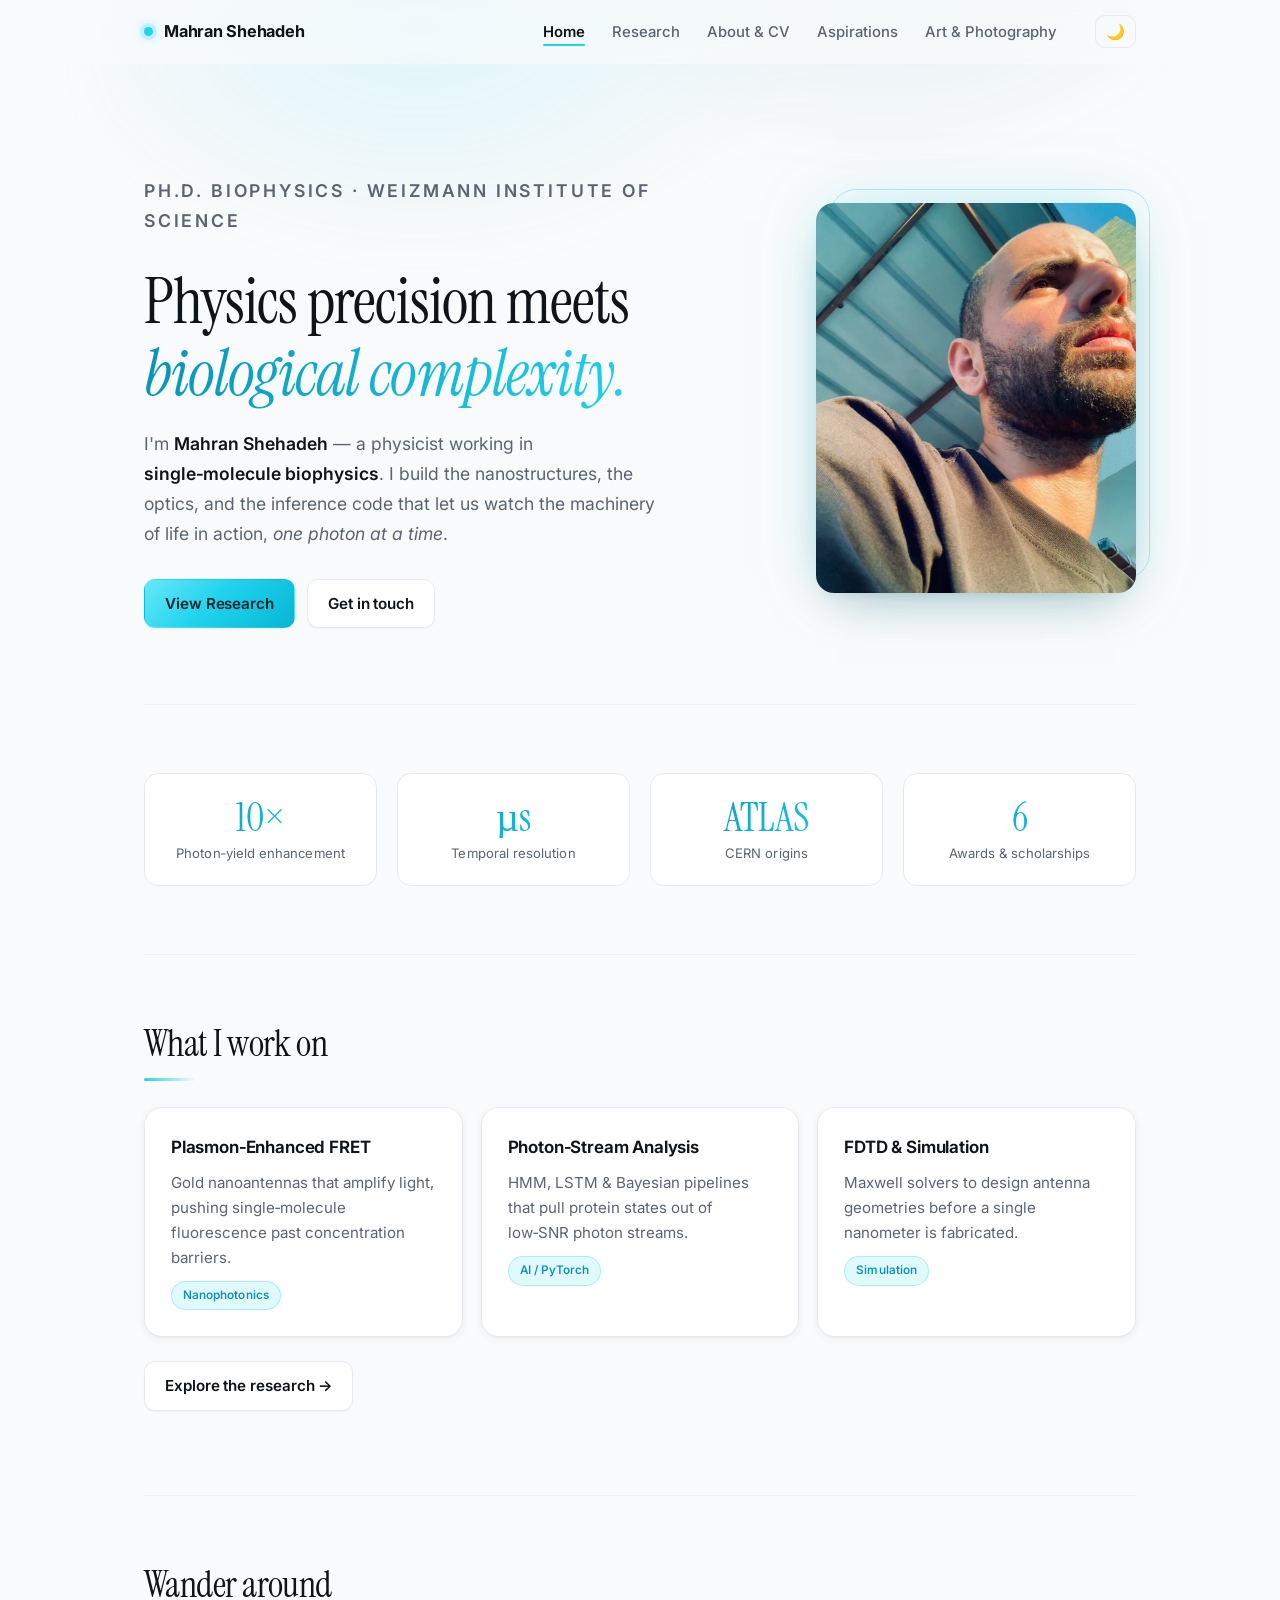
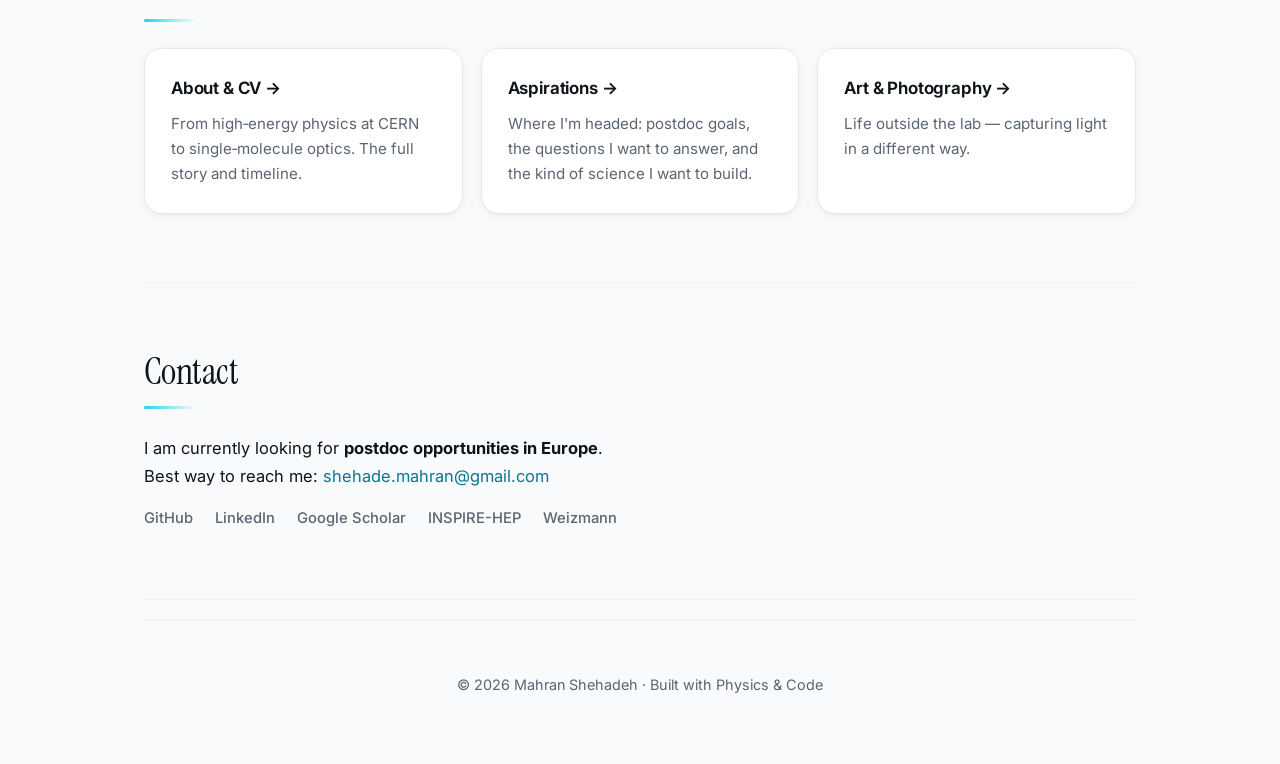
<file: index.html>
<!DOCTYPE html>
<html lang="en">
<head>
  <meta charset="utf-8" />
  <meta name="viewport" content="width=device-width, initial-scale=1" />
  <title>Mahran Shehadeh — Physicist &amp; Biophysicist</title>
  <meta name="description" content="Single‑molecule biophysics, nanophotonics, and deep learning analysis. Weizmann Institute PhD." />
  <meta name="color-scheme" content="light dark" />
  <meta name="theme-color" media="(prefers-color-scheme: light)" content="#ffffff" />
  <meta name="theme-color" media="(prefers-color-scheme: dark)" content="#0b0f14" />
  <link rel="icon" href="favicon.svg" type="image/svg+xml" />
  <link rel="icon" href="favicon-32.png" sizes="32x32" type="image/png" />
  <link rel="apple-touch-icon" href="apple-touch-icon.png" />
  <link rel="manifest" href="site.webmanifest" />
  <link rel="canonical" href="https://mahranshehadeh.github.io/" />

  <!-- Open Graph / social preview -->
  <meta property="og:type" content="website" />
  <meta property="og:site_name" content="Mahran Shehadeh" />
  <meta property="og:title" content="Mahran Shehadeh — Physicist &amp; Biophysicist" />
  <meta property="og:description" content="Single‑molecule biophysics, nanophotonics, and deep learning analysis. Weizmann Institute PhD." />
  <meta property="og:url" content="https://mahranshehadeh.github.io/" />
  <meta property="og:image" content="https://mahranshehadeh.github.io/og-image.png" />
  <meta property="og:image:width" content="1200" />
  <meta property="og:image:height" content="630" />
  <meta property="og:image:alt" content="Mahran Shehadeh — Physicist &amp; Biophysicist" />
  <meta name="twitter:card" content="summary_large_image" />
  <meta name="twitter:title" content="Mahran Shehadeh — Physicist &amp; Biophysicist" />
  <meta name="twitter:description" content="Single‑molecule biophysics, nanophotonics, and deep learning analysis. Weizmann Institute PhD." />
  <meta name="twitter:image" content="https://mahranshehadeh.github.io/og-image.png" />
  <link rel="preconnect" href="https://fonts.googleapis.com" />
  <link rel="preconnect" href="https://fonts.gstatic.com" crossorigin />
  <link href="https://fonts.googleapis.com/css2?family=Inter:wght@100..900&family=Instrument+Serif:ital@0;1&display=swap" rel="stylesheet" />
  <link rel="stylesheet" href="style.css" />
  <script>(function(){try{var t=localStorage.getItem('theme');if(!t){t=matchMedia('(prefers-color-scheme: dark)').matches?'dark':'light';}document.documentElement.setAttribute('data-theme',t);}catch(e){}})();</script>
  <script type="application/ld+json">
  {
    "@context": "https://schema.org",
    "@type": "Person",
    "name": "Mahran Shehadeh",
    "url": "https://mahranshehadeh.github.io/",
    "image": "https://mahranshehadeh.github.io/og-image.png",
    "jobTitle": "Physicist, Single-Molecule Biophysics",
    "description": "Physicist working across nanophotonics, deep learning, and single-molecule biophysics. PhD from the Weizmann Institute of Science.",
    "email": "mailto:shehade.mahran@gmail.com",
    "alumniOf": [
      {
        "@type": "CollegeOrUniversity",
        "name": "Weizmann Institute of Science",
        "url": "https://www.weizmann.ac.il/"
      },
      {
        "@type": "CollegeOrUniversity",
        "name": "Technion — Israel Institute of Technology",
        "url": "https://www.technion.ac.il/"
      }
    ],
    "knowsAbout": [
      "Single-molecule biophysics",
      "Nanophotonics",
      "Plasmon-enhanced FRET",
      "Nanofabrication",
      "Deep learning",
      "FDTD simulation"
    ],
    "sameAs": [
      "https://github.com/MahranShehadeh/",
      "https://www.linkedin.com/in/mahran-shehade-791019162/",
      "https://scholar.google.com/citations?hl=en&user=n7ZsIv4AAAAJ",
      "https://inspirehep.net/authors/1624629",
      "https://www.weizmann.ac.il/chembiophys/mahran-shehadeh"
    ]
  }
  </script>
</head>
<body>
  <header class="site-header">
    <div class="container">
      <a class="brand" href="index.html"><span class="dot"></span>Mahran Shehadeh</a>
      <button class="theme-toggle" id="theme-toggle" aria-label="Switch to dark mode" title="Toggle theme">🌙</button>
      <button class="nav-toggle" aria-label="Menu" aria-expanded="false">☰</button>
      <nav id="site-nav">
        <a href="index.html" class="active">Home</a>
        <a href="research.html">Research</a>
        <a href="about.html">About &amp; CV</a>
        <a href="aspirations.html">Aspirations</a>
        <a href="art.html">Art &amp; Photography</a>
      </nav>
    </div>
  </header>

  <div class="container">

    <section class="hero">
      <div class="reveal">
        <p class="eyebrow">Ph.D. Biophysics · Weizmann Institute of Science</p>
        <h1>Physics precision meets <br><span class="alt">biological complexity.</span></h1>
        <p>
          I'm <strong>Mahran Shehadeh</strong> — a physicist working in <strong>single‑molecule biophysics</strong>.
          I build the nanostructures, the optics, and the inference code that let us watch the machinery of life
          in action, <em>one photon at a time</em>.
        </p>
        <div class="cta">
          <a class="btn" href="research.html">View Research</a>
          <a class="btn secondary" href="#contact">Get in touch</a>
        </div>
      </div>
      <div class="reveal photo-order" style="text-align:right;">
        <div class="photo-wrap">
          <img src="mahran-shehadeh.jpg" alt="Mahran Shehadeh" class="profile-photo" width="524" height="640" fetchpriority="high" decoding="async" />
        </div>
      </div>
    </section>

    <!-- Stats strip -->
    <section class="section reveal" style="border-top:1px solid var(--border-soft);">
      <div class="stats">
        <div><div class="num">10×</div><div class="label">Photon‑yield enhancement</div></div>
        <div><div class="num">µs</div><div class="label">Temporal resolution</div></div>
        <div><div class="num">ATLAS</div><div class="label">CERN origins</div></div>
        <div><div class="num">6</div><div class="label">Awards &amp; scholarships</div></div>
      </div>
    </section>

    <!-- Research teaser -->
    <section class="section reveal">
      <h2>What I work on</h2>
      <div class="grid">
        <article class="card hover">
          <h3>Plasmon‑Enhanced FRET</h3>
          <p>Gold nanoantennas that amplify light, pushing single‑molecule fluorescence past concentration barriers.</p>
          <div><span class="tag accent">Nanophotonics</span></div>
        </article>
        <article class="card hover">
          <h3>Photon‑Stream Analysis</h3>
          <p>HMM, LSTM &amp; Bayesian pipelines that pull protein states out of low‑SNR photon streams.</p>
          <div><span class="tag accent">AI / PyTorch</span></div>
        </article>
        <article class="card hover">
          <h3>FDTD &amp; Simulation</h3>
          <p>Maxwell solvers to design antenna geometries before a single nanometer is fabricated.</p>
          <div><span class="tag accent">Simulation</span></div>
        </article>
      </div>
      <p style="margin-top:24px;"><a class="btn secondary" href="research.html">Explore the research →</a></p>
    </section>

    <!-- Quick links -->
    <section class="section reveal">
      <h2>Wander around</h2>
      <div class="grid">
        <a class="card hover" href="about.html" style="display:block;">
          <h3>About &amp; CV →</h3>
          <p>From high‑energy physics at CERN to single‑molecule optics. The full story and timeline.</p>
        </a>
        <a class="card hover" href="aspirations.html" style="display:block;">
          <h3>Aspirations →</h3>
          <p>Where I'm headed: postdoc goals, the questions I want to answer, and the kind of science I want to build.</p>
        </a>
        <a class="card hover" href="art.html" style="display:block;">
          <h3>Art &amp; Photography →</h3>
          <p>Life outside the lab — capturing light in a different way.</p>
        </a>
      </div>
    </section>

    <!-- Contact -->
    <section id="contact" class="section reveal">
      <h2>Contact</h2>
      <p>
        I am currently looking for <strong>postdoc opportunities in Europe</strong>.<br>
        Best way to reach me: <a href="mailto:shehade.mahran@gmail.com">shehade.mahran@gmail.com</a>
      </p>
      <div class="social" style="justify-content:flex-start;">
        <a href="https://github.com/MahranShehadeh/" target="_blank" rel="noopener">GitHub</a>
        <a href="https://www.linkedin.com/in/mahran-shehade-791019162/" target="_blank" rel="noopener">LinkedIn</a>
        <a href="https://scholar.google.com/citations?hl=en&user=n7ZsIv4AAAAJ" target="_blank" rel="noopener">Google Scholar</a>
        <a href="https://inspirehep.net/authors/1624629" target="_blank" rel="noopener">INSPIRE-HEP</a>
        <a href="https://www.weizmann.ac.il/chembiophys/mahran-shehadeh" target="_blank" rel="noopener">Weizmann</a>
      </div>
    </section>

    <footer>
      <div>© <span id="y"></span> Mahran Shehadeh · Built with Physics &amp; Code</div>
    </footer>
  </div>

  <script src="main.js"></script>
</body>
</html>
</file>
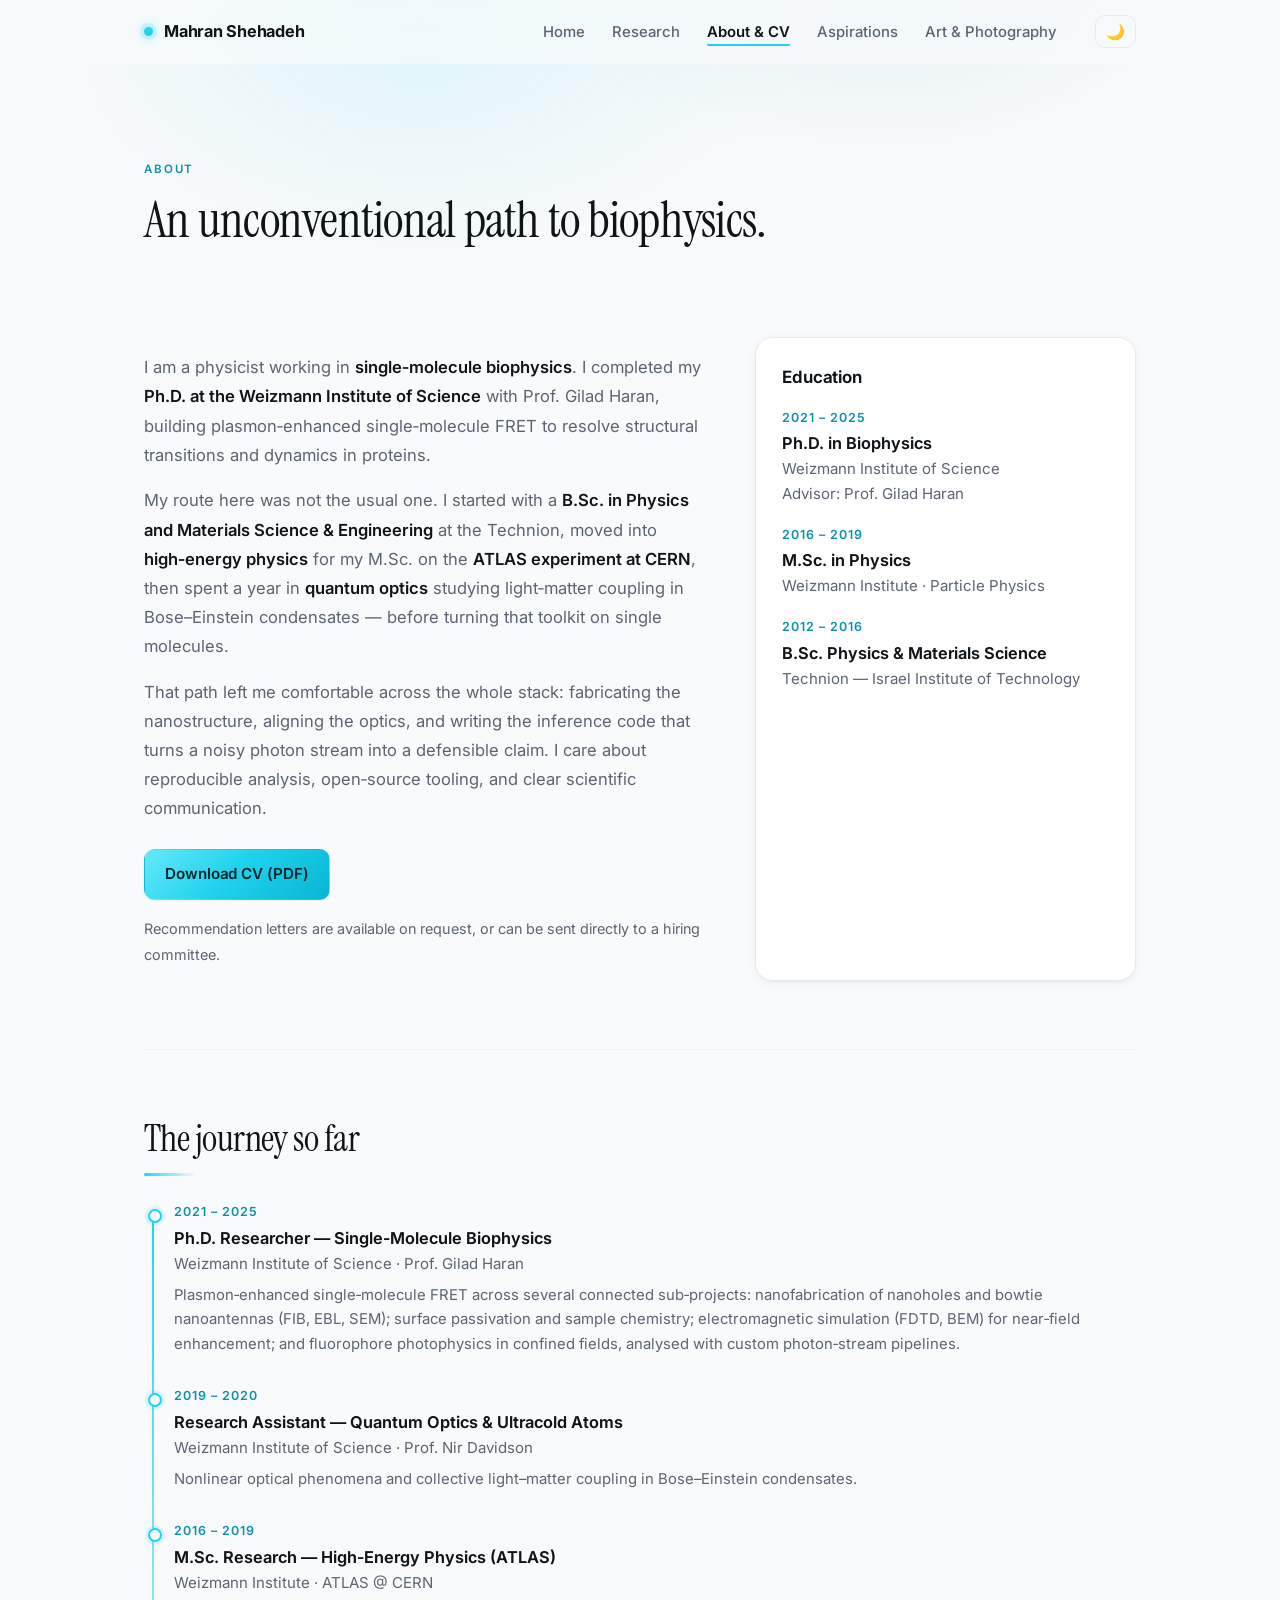
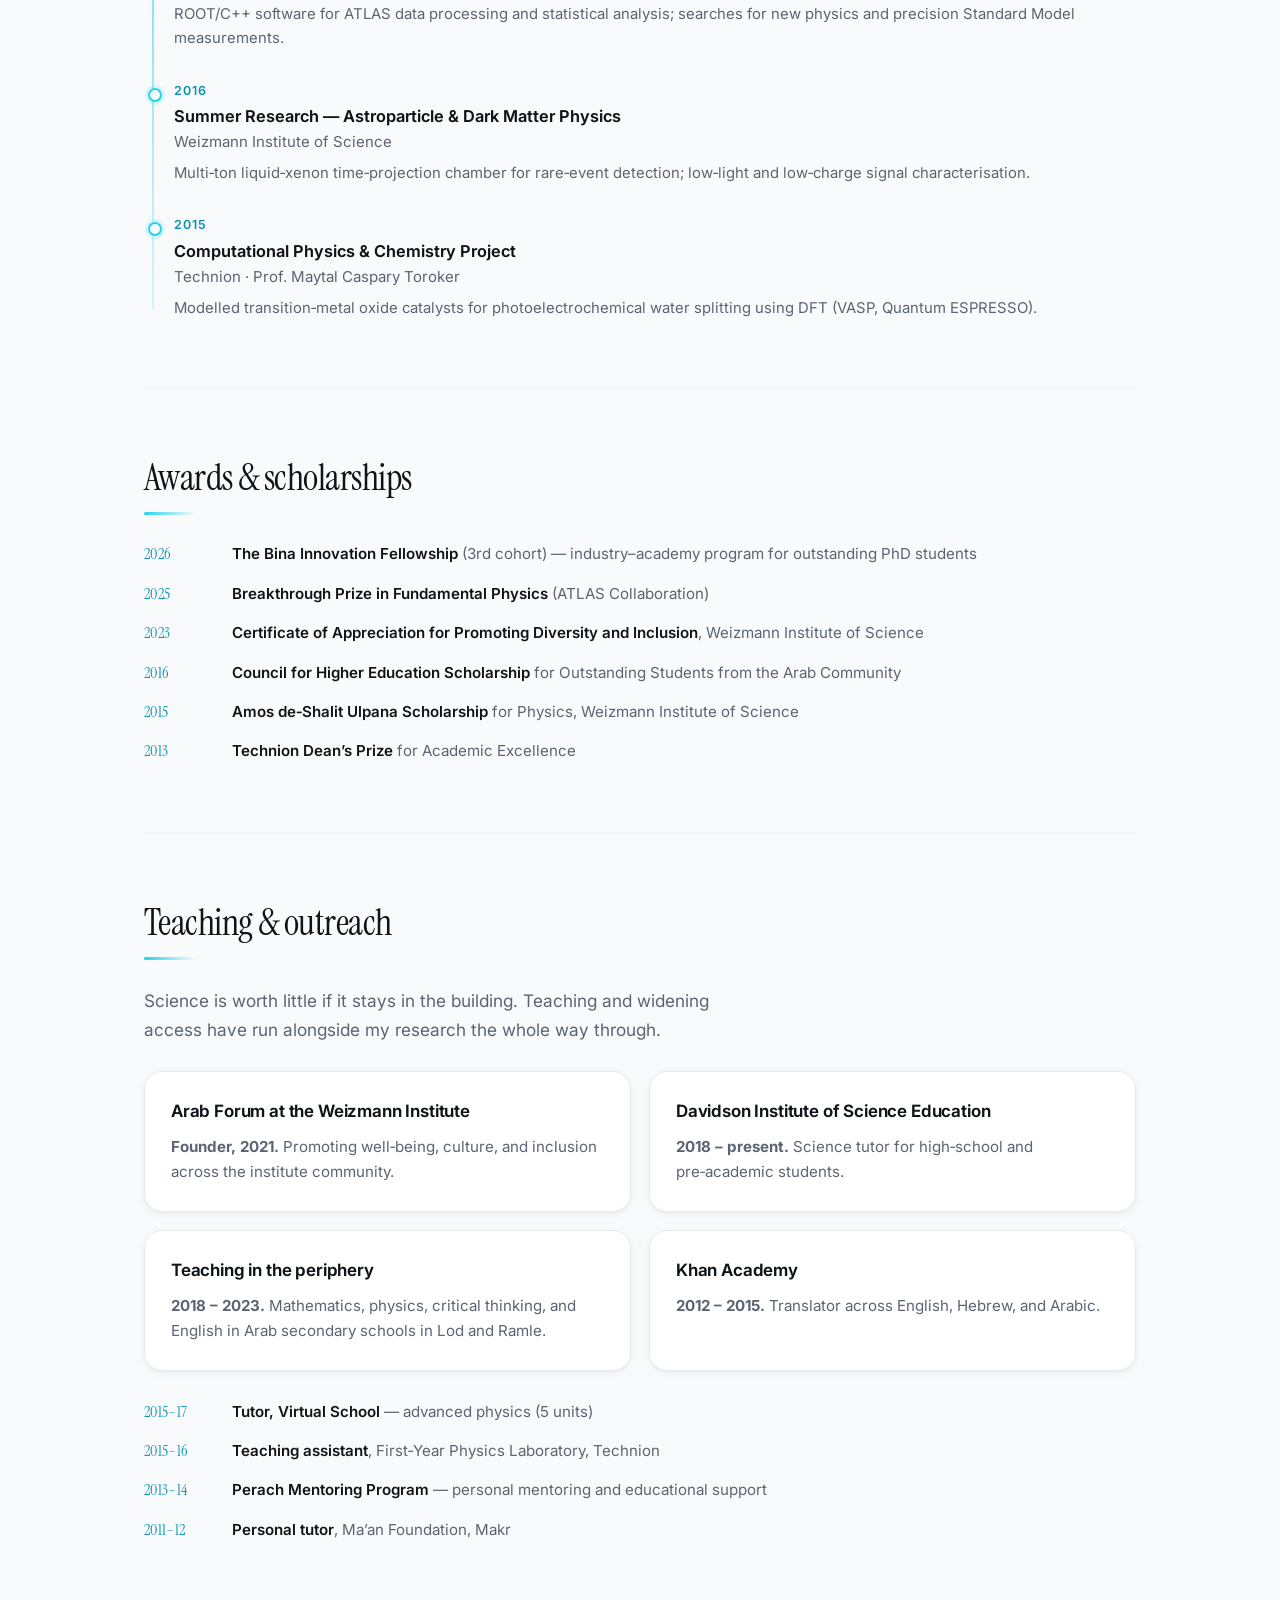
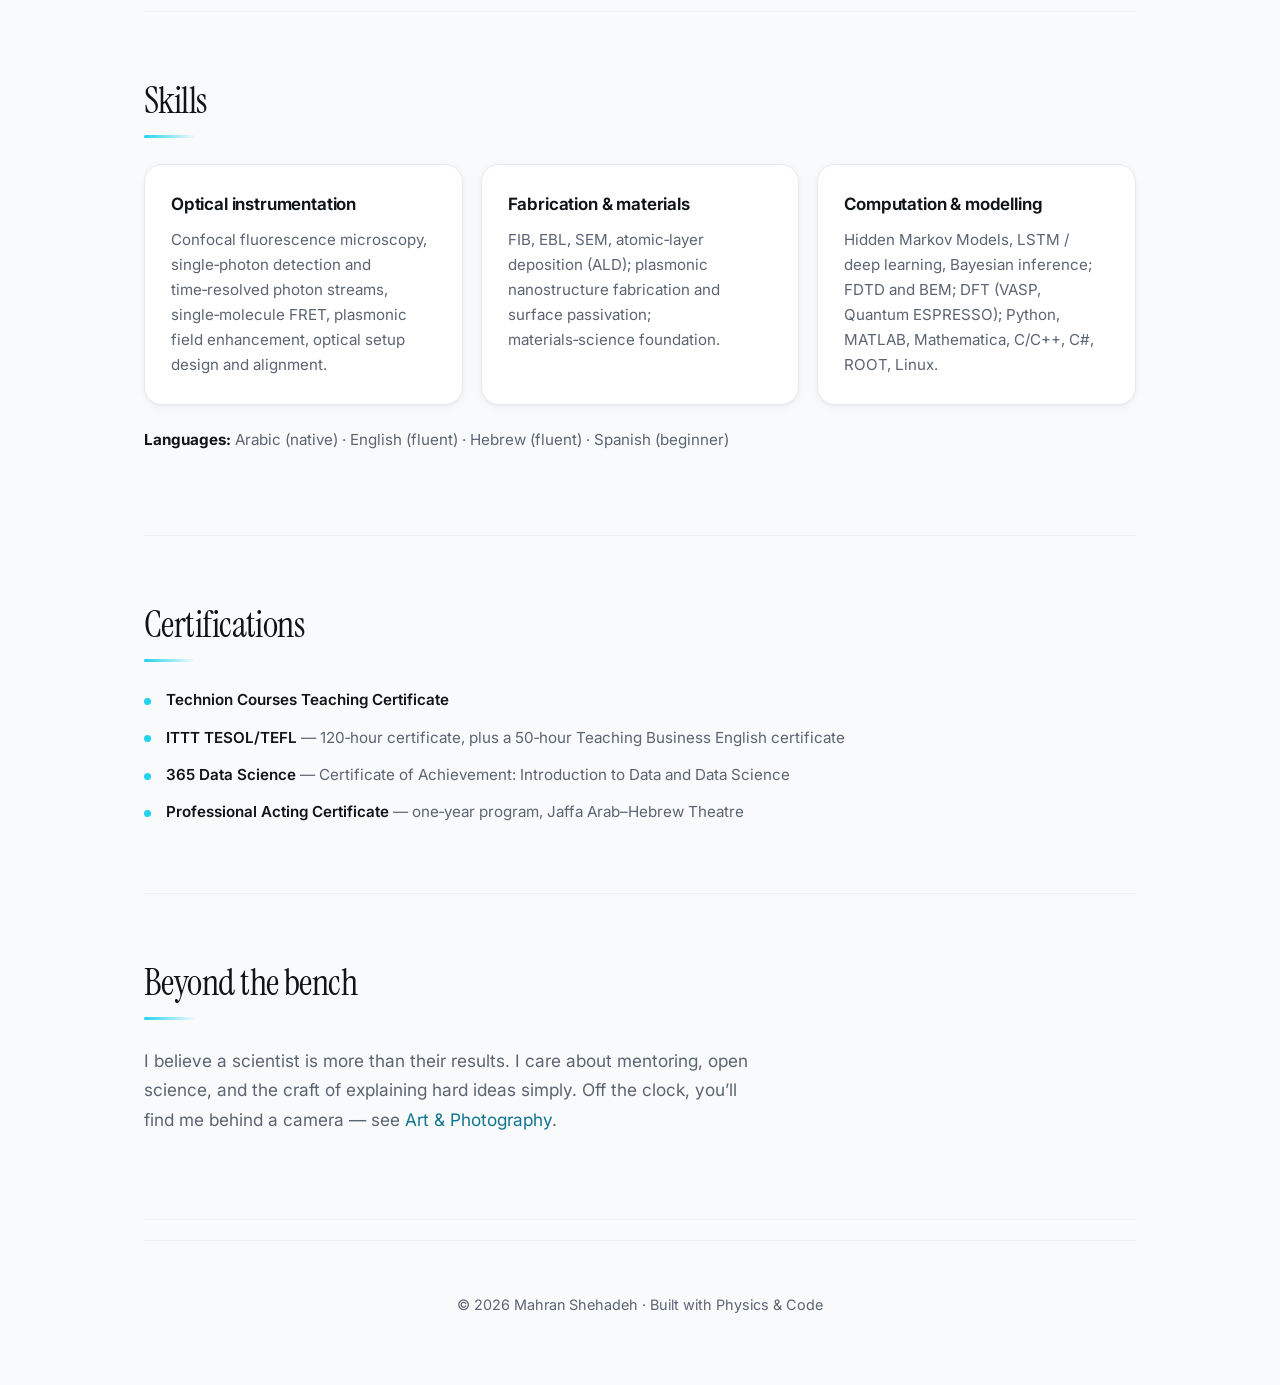
<file: about.html>
<!DOCTYPE html>
<html lang="en">
<head>
  <meta charset="utf-8" />
  <meta name="viewport" content="width=device-width, initial-scale=1" />
  <title>About &amp; CV — Mahran Shehadeh</title>
  <meta name="description" content="Mahran Shehadeh — PhD in Biophysics (Weizmann, Prof. Gilad Haran). From Technion materials science and ATLAS/CERN to plasmon-enhanced single-molecule FRET." />
  <meta name="color-scheme" content="light dark" />
  <meta name="theme-color" media="(prefers-color-scheme: light)" content="#ffffff" />
  <meta name="theme-color" media="(prefers-color-scheme: dark)" content="#0b0f14" />
  <link rel="icon" href="favicon.svg" type="image/svg+xml" />
  <link rel="icon" href="favicon-32.png" sizes="32x32" type="image/png" />
  <link rel="apple-touch-icon" href="apple-touch-icon.png" />
  <link rel="manifest" href="site.webmanifest" />
  <link rel="canonical" href="https://mahranshehadeh.github.io/about.html" />

  <!-- Open Graph / social preview -->
  <meta property="og:type" content="website" />
  <meta property="og:site_name" content="Mahran Shehadeh" />
  <meta property="og:title" content="About &amp; CV — Mahran Shehadeh" />
  <meta property="og:description" content="PhD in Biophysics (Weizmann). From Technion materials science and ATLAS/CERN to plasmon-enhanced single-molecule FRET." />
  <meta property="og:url" content="https://mahranshehadeh.github.io/about.html" />
  <meta property="og:image" content="https://mahranshehadeh.github.io/og-image.png" />
  <meta property="og:image:width" content="1200" />
  <meta property="og:image:height" content="630" />
  <meta property="og:image:alt" content="Mahran Shehadeh — Physicist &amp; Biophysicist" />
  <meta name="twitter:card" content="summary_large_image" />
  <meta name="twitter:title" content="About &amp; CV — Mahran Shehadeh" />
  <meta name="twitter:description" content="PhD in Biophysics (Weizmann). From Technion materials science and ATLAS/CERN to plasmon-enhanced single-molecule FRET." />
  <meta name="twitter:image" content="https://mahranshehadeh.github.io/og-image.png" />
  <link rel="preconnect" href="https://fonts.googleapis.com" />
  <link rel="preconnect" href="https://fonts.gstatic.com" crossorigin />
  <link href="https://fonts.googleapis.com/css2?family=Inter:wght@100..900&family=Instrument+Serif:ital@0;1&display=swap" rel="stylesheet" />
  <link rel="stylesheet" href="style.css" />
  <script>(function(){try{var t=localStorage.getItem('theme');if(!t){t=matchMedia('(prefers-color-scheme: dark)').matches?'dark':'light';}document.documentElement.setAttribute('data-theme',t);}catch(e){}})();</script>
</head>
<body>
  <header class="site-header">
    <div class="container">
      <a class="brand" href="index.html"><span class="dot"></span>Mahran Shehadeh</a>
      <button class="theme-toggle" id="theme-toggle" aria-label="Switch to dark mode" title="Toggle theme">&#127769;</button>
      <button class="nav-toggle" aria-label="Menu" aria-expanded="false">&#9776;</button>
      <nav id="site-nav">
        <a href="index.html">Home</a>
        <a href="research.html">Research</a>
        <a href="about.html" class="active">About &amp; CV</a>
        <a href="aspirations.html">Aspirations</a>
        <a href="art.html">Art &amp; Photography</a>
      </nav>
    </div>
  </header>

  <div class="container">

    <section class="page-head reveal">
      <p class="eyebrow">About</p>
      <h1>An unconventional path to biophysics.</h1>
    </section>

    <section class="section reveal">
      <div class="about">
        <div class="blurb">
          <p>
            I am a physicist working in <strong>single&#8209;molecule biophysics</strong>. I completed my
            <strong>Ph.D. at the Weizmann Institute of Science</strong> with Prof. Gilad Haran, building
            plasmon&#8209;enhanced single&#8209;molecule FRET to resolve structural transitions and dynamics in proteins.
          </p>
          <p>
            My route here was not the usual one. I started with a <strong>B.Sc. in Physics and Materials Science
            &amp; Engineering</strong> at the Technion, moved into <strong>high&#8209;energy physics</strong> for my
            M.Sc. on the <strong>ATLAS experiment at CERN</strong>, then spent a year in <strong>quantum optics</strong>
            studying light&#8209;matter coupling in Bose&#8211;Einstein condensates &mdash; before turning that toolkit on
            single molecules.
          </p>
          <p>
            That path left me comfortable across the whole stack: fabricating the nanostructure, aligning the optics,
            and writing the inference code that turns a noisy photon stream into a defensible claim. I care about
            reproducible analysis, open&#8209;source tooling, and clear scientific communication.
          </p>
          <p style="margin-top:26px;">
            <a href="MahranShehadeh_AcademicCV.pdf" class="btn" target="_blank" rel="noopener">Download CV (PDF)</a>
          </p>
          <p style="font-size:0.9rem; margin-top:14px;">
            Recommendation letters are available on request, or can be sent directly to a hiring committee.
          </p>
        </div>

        <div class="card">
          <h3 style="margin-bottom:16px;">Education</h3>
          <div class="timeline-item">
            <div class="timeline-date">2021 &ndash; 2025</div>
            <div class="timeline-title">Ph.D. in Biophysics</div>
            <div class="timeline-inst">Weizmann Institute of Science<br>Advisor: Prof. Gilad Haran</div>
          </div>
          <div class="timeline-item">
            <div class="timeline-date">2016 &ndash; 2019</div>
            <div class="timeline-title">M.Sc. in Physics</div>
            <div class="timeline-inst">Weizmann Institute &middot; Particle Physics</div>
          </div>
          <div class="timeline-item">
            <div class="timeline-date">2012 &ndash; 2016</div>
            <div class="timeline-title">B.Sc. Physics &amp; Materials Science</div>
            <div class="timeline-inst">Technion &mdash; Israel Institute of Technology</div>
          </div>
        </div>
      </div>
    </section>

    <section class="section reveal">
      <h2>The journey so far</h2>
      <div class="timeline">
        <div class="timeline-item">
          <div class="timeline-date">2021 &ndash; 2025</div>
          <div class="timeline-title">Ph.D. Researcher &mdash; Single&#8209;Molecule Biophysics</div>
          <div class="timeline-inst">Weizmann Institute of Science &middot; Prof. Gilad Haran</div>
          <p class="timeline-note">
            Plasmon&#8209;enhanced single&#8209;molecule FRET across several connected sub&#8209;projects: nanofabrication of
            nanoholes and bowtie nanoantennas (FIB, EBL, SEM); surface passivation and sample chemistry;
            electromagnetic simulation (FDTD, BEM) for near&#8209;field enhancement; and fluorophore photophysics in
            confined fields, analysed with custom photon&#8209;stream pipelines.
          </p>
        </div>
        <div class="timeline-item">
          <div class="timeline-date">2019 &ndash; 2020</div>
          <div class="timeline-title">Research Assistant &mdash; Quantum Optics &amp; Ultracold Atoms</div>
          <div class="timeline-inst">Weizmann Institute of Science &middot; Prof. Nir Davidson</div>
          <p class="timeline-note">
            Nonlinear optical phenomena and collective light&#8211;matter coupling in Bose&#8211;Einstein condensates.
          </p>
        </div>
        <div class="timeline-item">
          <div class="timeline-date">2016 &ndash; 2019</div>
          <div class="timeline-title">M.Sc. Research &mdash; High&#8209;Energy Physics (ATLAS)</div>
          <div class="timeline-inst">Weizmann Institute &middot; ATLAS @ CERN</div>
          <p class="timeline-note">
            ROOT/C++ software for ATLAS data processing and statistical analysis; searches for new physics and
            precision Standard Model measurements.
          </p>
        </div>
        <div class="timeline-item">
          <div class="timeline-date">2016</div>
          <div class="timeline-title">Summer Research &mdash; Astroparticle &amp; Dark Matter Physics</div>
          <div class="timeline-inst">Weizmann Institute of Science</div>
          <p class="timeline-note">
            Multi&#8209;ton liquid&#8209;xenon time&#8209;projection chamber for rare&#8209;event detection; low&#8209;light and
            low&#8209;charge signal characterisation.
          </p>
        </div>
        <div class="timeline-item">
          <div class="timeline-date">2015</div>
          <div class="timeline-title">Computational Physics &amp; Chemistry Project</div>
          <div class="timeline-inst">Technion &middot; Prof. Maytal Caspary Toroker</div>
          <p class="timeline-note">
            Modelled transition&#8209;metal oxide catalysts for photoelectrochemical water splitting using DFT
            (VASP, Quantum ESPRESSO).
          </p>
        </div>
      </div>
    </section>

    <section class="section reveal">
      <h2>Awards &amp; scholarships</h2>
      <ul class="meta-list">
        <li><span class="yr">2026</span><span class="what"><strong>The Bina Innovation Fellowship</strong> (3rd cohort) &mdash; industry&#8211;academy program for outstanding PhD students</span></li>
        <li><span class="yr">2025</span><span class="what"><strong>Breakthrough Prize in Fundamental Physics</strong> (ATLAS Collaboration)</span></li>
        <li><span class="yr">2023</span><span class="what"><strong>Certificate of Appreciation for Promoting Diversity and Inclusion</strong>, Weizmann Institute of Science</span></li>
        <li><span class="yr">2016</span><span class="what"><strong>Council for Higher Education Scholarship</strong> for Outstanding Students from the Arab Community</span></li>
        <li><span class="yr">2015</span><span class="what"><strong>Amos de&#8209;Shalit Ulpana Scholarship</strong> for Physics, Weizmann Institute of Science</span></li>
        <li><span class="yr">2013</span><span class="what"><strong>Technion Dean&rsquo;s Prize</strong> for Academic Excellence</span></li>
      </ul>
    </section>

    <section class="section reveal">
      <h2>Teaching &amp; outreach</h2>
      <p class="lead" style="margin-bottom:26px;">
        Science is worth little if it stays in the building. Teaching and widening access have run alongside my
        research the whole way through.
      </p>
      <div class="grid-2">
        <article class="card hover">
          <h3>Arab Forum at the Weizmann Institute</h3>
          <p><strong>Founder, 2021.</strong> Promoting well&#8209;being, culture, and inclusion across the institute community.</p>
        </article>
        <article class="card hover">
          <h3>Davidson Institute of Science Education</h3>
          <p><strong>2018 &ndash; present.</strong> Science tutor for high&#8209;school and pre&#8209;academic students.</p>
        </article>
        <article class="card hover">
          <h3>Teaching in the periphery</h3>
          <p><strong>2018 &ndash; 2023.</strong> Mathematics, physics, critical thinking, and English in Arab secondary schools in Lod and Ramle.</p>
        </article>
        <article class="card hover">
          <h3>Khan Academy</h3>
          <p><strong>2012 &ndash; 2015.</strong> Translator across English, Hebrew, and Arabic.</p>
        </article>
      </div>

      <ul class="meta-list" style="margin-top:28px;">
        <li><span class="yr">2015&ndash;17</span><span class="what"><strong>Tutor, Virtual School</strong> &mdash; advanced physics (5 units)</span></li>
        <li><span class="yr">2015&ndash;16</span><span class="what"><strong>Teaching assistant</strong>, First&#8209;Year Physics Laboratory, Technion</span></li>
        <li><span class="yr">2013&ndash;14</span><span class="what"><strong>Perach Mentoring Program</strong> &mdash; personal mentoring and educational support</span></li>
        <li><span class="yr">2011&ndash;12</span><span class="what"><strong>Personal tutor</strong>, Ma&rsquo;an Foundation, Makr</span></li>
      </ul>
    </section>

    <section class="section reveal">
      <h2>Skills</h2>
      <div class="grid">
        <article class="card">
          <h3>Optical instrumentation</h3>
          <p>Confocal fluorescence microscopy, single&#8209;photon detection and time&#8209;resolved photon streams,
             single&#8209;molecule FRET, plasmonic field enhancement, optical setup design and alignment.</p>
        </article>
        <article class="card">
          <h3>Fabrication &amp; materials</h3>
          <p>FIB, EBL, SEM, atomic&#8209;layer deposition (ALD); plasmonic nanostructure fabrication and surface
             passivation; materials&#8209;science foundation.</p>
        </article>
        <article class="card">
          <h3>Computation &amp; modelling</h3>
          <p>Hidden Markov Models, LSTM / deep learning, Bayesian inference; FDTD and BEM; DFT (VASP, Quantum
             ESPRESSO); Python, MATLAB, Mathematica, C/C++, C#, ROOT, Linux.</p>
        </article>
      </div>
      <p style="margin-top:22px; color:var(--muted); font-size:0.95rem;">
        <strong style="color:var(--fg);">Languages:</strong> Arabic (native) &middot; English (fluent) &middot; Hebrew (fluent) &middot; Spanish (beginner)
      </p>
    </section>

    <section class="section reveal">
      <h2>Certifications</h2>
      <ul class="cert-list">
        <li><strong>Technion Courses Teaching Certificate</strong></li>
        <li><strong>ITTT TESOL/TEFL</strong> &mdash; 120&#8209;hour certificate, plus a 50&#8209;hour Teaching Business English certificate</li>
        <li><strong>365 Data Science</strong> &mdash; Certificate of Achievement: Introduction to Data and Data Science</li>
        <li><strong>Professional Acting Certificate</strong> &mdash; one&#8209;year program, Jaffa Arab&#8211;Hebrew Theatre</li>
      </ul>
    </section>

    <section class="section reveal">
      <h2>Beyond the bench</h2>
      <p class="lead">
        I believe a scientist is more than their results. I care about mentoring, open science, and the craft of
        explaining hard ideas simply. Off the clock, you&rsquo;ll find me behind a camera &mdash; see
        <a href="art.html">Art &amp; Photography</a>.
      </p>
    </section>

    <footer>
      <div>&copy; <span id="y"></span> Mahran Shehadeh &middot; Built with Physics &amp; Code</div>
    </footer>
  </div>

  <script src="main.js"></script>
</body>
</html>
</file>
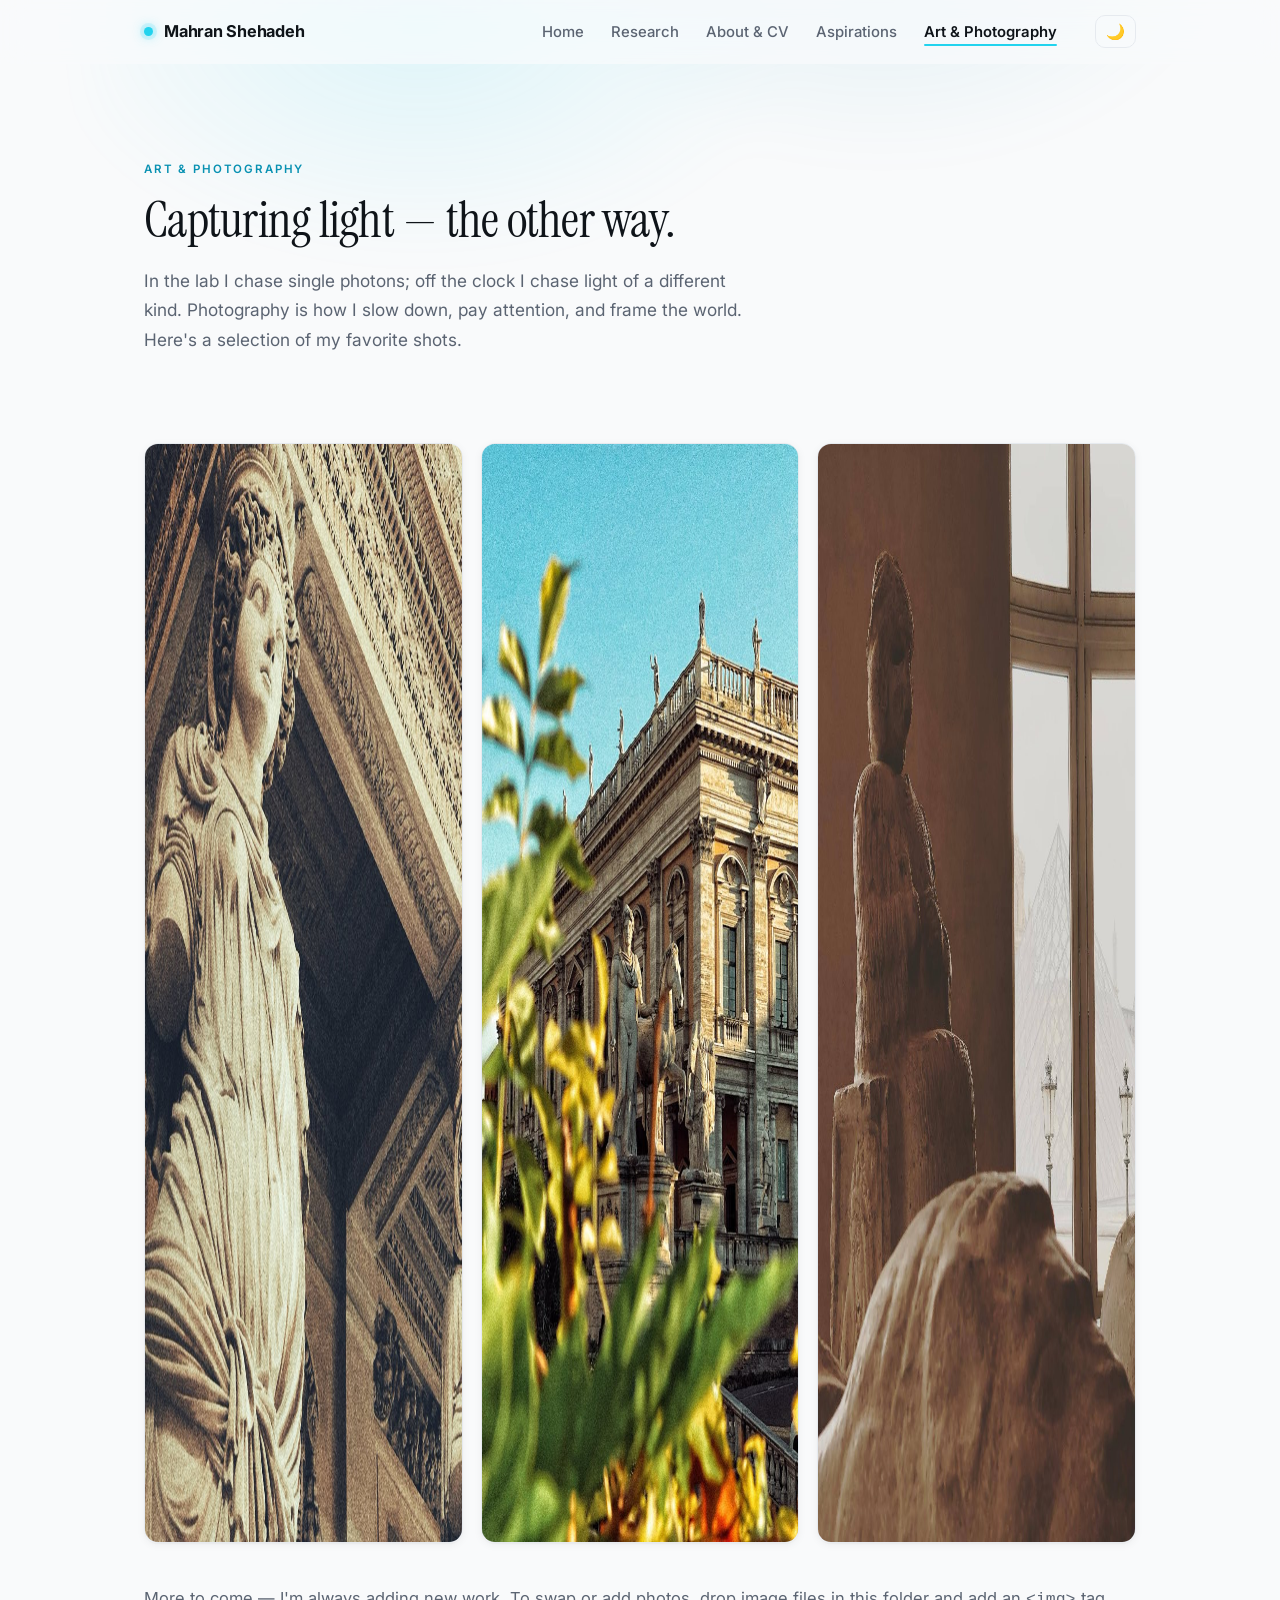
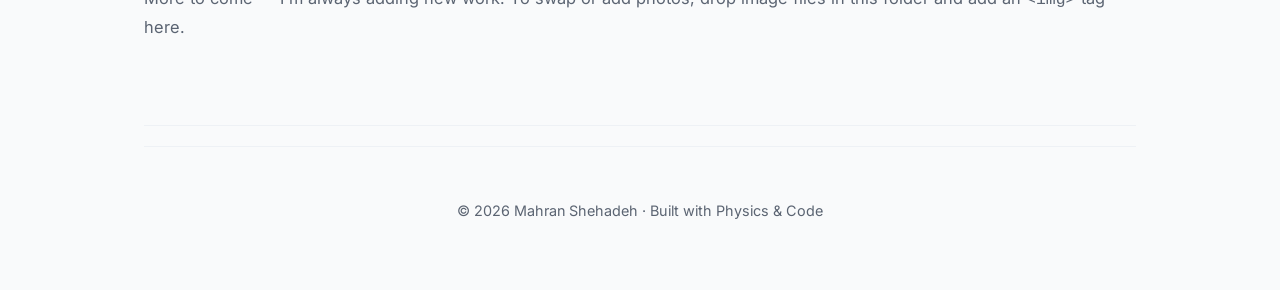
<file: art.html>
<!DOCTYPE html>
<html lang="en">
<head>
  <meta charset="utf-8" />
  <meta name="viewport" content="width=device-width, initial-scale=1" />
  <title>Art &amp; Photography — Mahran Shehadeh</title>
  <meta name="description" content="Photography and visual work — capturing light outside the lab." />
  <meta name="color-scheme" content="light dark" />
  <meta name="theme-color" media="(prefers-color-scheme: light)" content="#ffffff" />
  <meta name="theme-color" media="(prefers-color-scheme: dark)" content="#0b0f14" />
  <link rel="icon" href="favicon.svg" type="image/svg+xml" />
  <link rel="icon" href="favicon-32.png" sizes="32x32" type="image/png" />
  <link rel="apple-touch-icon" href="apple-touch-icon.png" />
  <link rel="manifest" href="site.webmanifest" />
  <link rel="canonical" href="https://mahranshehadeh.github.io/art.html" />

  <!-- Open Graph / social preview -->
  <meta property="og:type" content="website" />
  <meta property="og:site_name" content="Mahran Shehadeh" />
  <meta property="og:title" content="Art &amp; Photography — Mahran Shehadeh" />
  <meta property="og:description" content="Photography and visual work — capturing light outside the lab." />
  <meta property="og:url" content="https://mahranshehadeh.github.io/art.html" />
  <meta property="og:image" content="https://mahranshehadeh.github.io/og-image.png" />
  <meta property="og:image:width" content="1200" />
  <meta property="og:image:height" content="630" />
  <meta property="og:image:alt" content="Mahran Shehadeh — Physicist &amp; Biophysicist" />
  <meta name="twitter:card" content="summary_large_image" />
  <meta name="twitter:title" content="Art &amp; Photography — Mahran Shehadeh" />
  <meta name="twitter:description" content="Photography and visual work — capturing light outside the lab." />
  <meta name="twitter:image" content="https://mahranshehadeh.github.io/og-image.png" />
  <link rel="preconnect" href="https://fonts.googleapis.com" />
  <link rel="preconnect" href="https://fonts.gstatic.com" crossorigin />
  <link href="https://fonts.googleapis.com/css2?family=Inter:wght@100..900&family=Instrument+Serif:ital@0;1&display=swap" rel="stylesheet" />
  <link rel="stylesheet" href="style.css" />
  <script>(function(){try{var t=localStorage.getItem('theme');if(!t){t=matchMedia('(prefers-color-scheme: dark)').matches?'dark':'light';}document.documentElement.setAttribute('data-theme',t);}catch(e){}})();</script>
</head>
<body>
  <header class="site-header">
    <div class="container">
      <a class="brand" href="index.html"><span class="dot"></span>Mahran Shehadeh</a>
      <button class="theme-toggle" id="theme-toggle" aria-label="Switch to dark mode" title="Toggle theme">🌙</button>
      <button class="nav-toggle" aria-label="Menu" aria-expanded="false">☰</button>
      <nav id="site-nav">
        <a href="index.html">Home</a>
        <a href="research.html">Research</a>
        <a href="about.html">About &amp; CV</a>
        <a href="aspirations.html">Aspirations</a>
        <a href="art.html" class="active">Art &amp; Photography</a>
      </nav>
    </div>
  </header>

  <div class="container">

    <section class="page-head reveal">
      <p class="eyebrow">Art &amp; Photography</p>
      <h1>Capturing light — the other way.</h1>
      <p class="lead">
        In the lab I chase single photons; off the clock I chase light of a different kind. Photography is how I slow
        down, pay attention, and frame the world. Here's a selection of my favorite shots.
      </p>
    </section>

    <section class="section reveal">
      <div class="gallery">
        <img src="photo1.jpg" alt="Photograph by Mahran Shehadeh" loading="lazy" decoding="async" width="1100" height="1100" />
        <img src="photo2.jpg" alt="Photograph by Mahran Shehadeh" loading="lazy" decoding="async" width="824" height="1100" />
        <img src="photo3.jpg" alt="Photograph by Mahran Shehadeh" loading="lazy" decoding="async" width="1100" height="1100" />
      </div>
      <p style="margin-top:24px; color:var(--muted);">
        More to come — I'm always adding new work. To swap or add photos, drop image files in this folder and add an
        <code>&lt;img&gt;</code> tag here.
      </p>
    </section>

    <footer>
      <div>© <span id="y"></span> Mahran Shehadeh · Built with Physics &amp; Code</div>
    </footer>
  </div>

  <script src="main.js"></script>
</body>
</html>
</file>
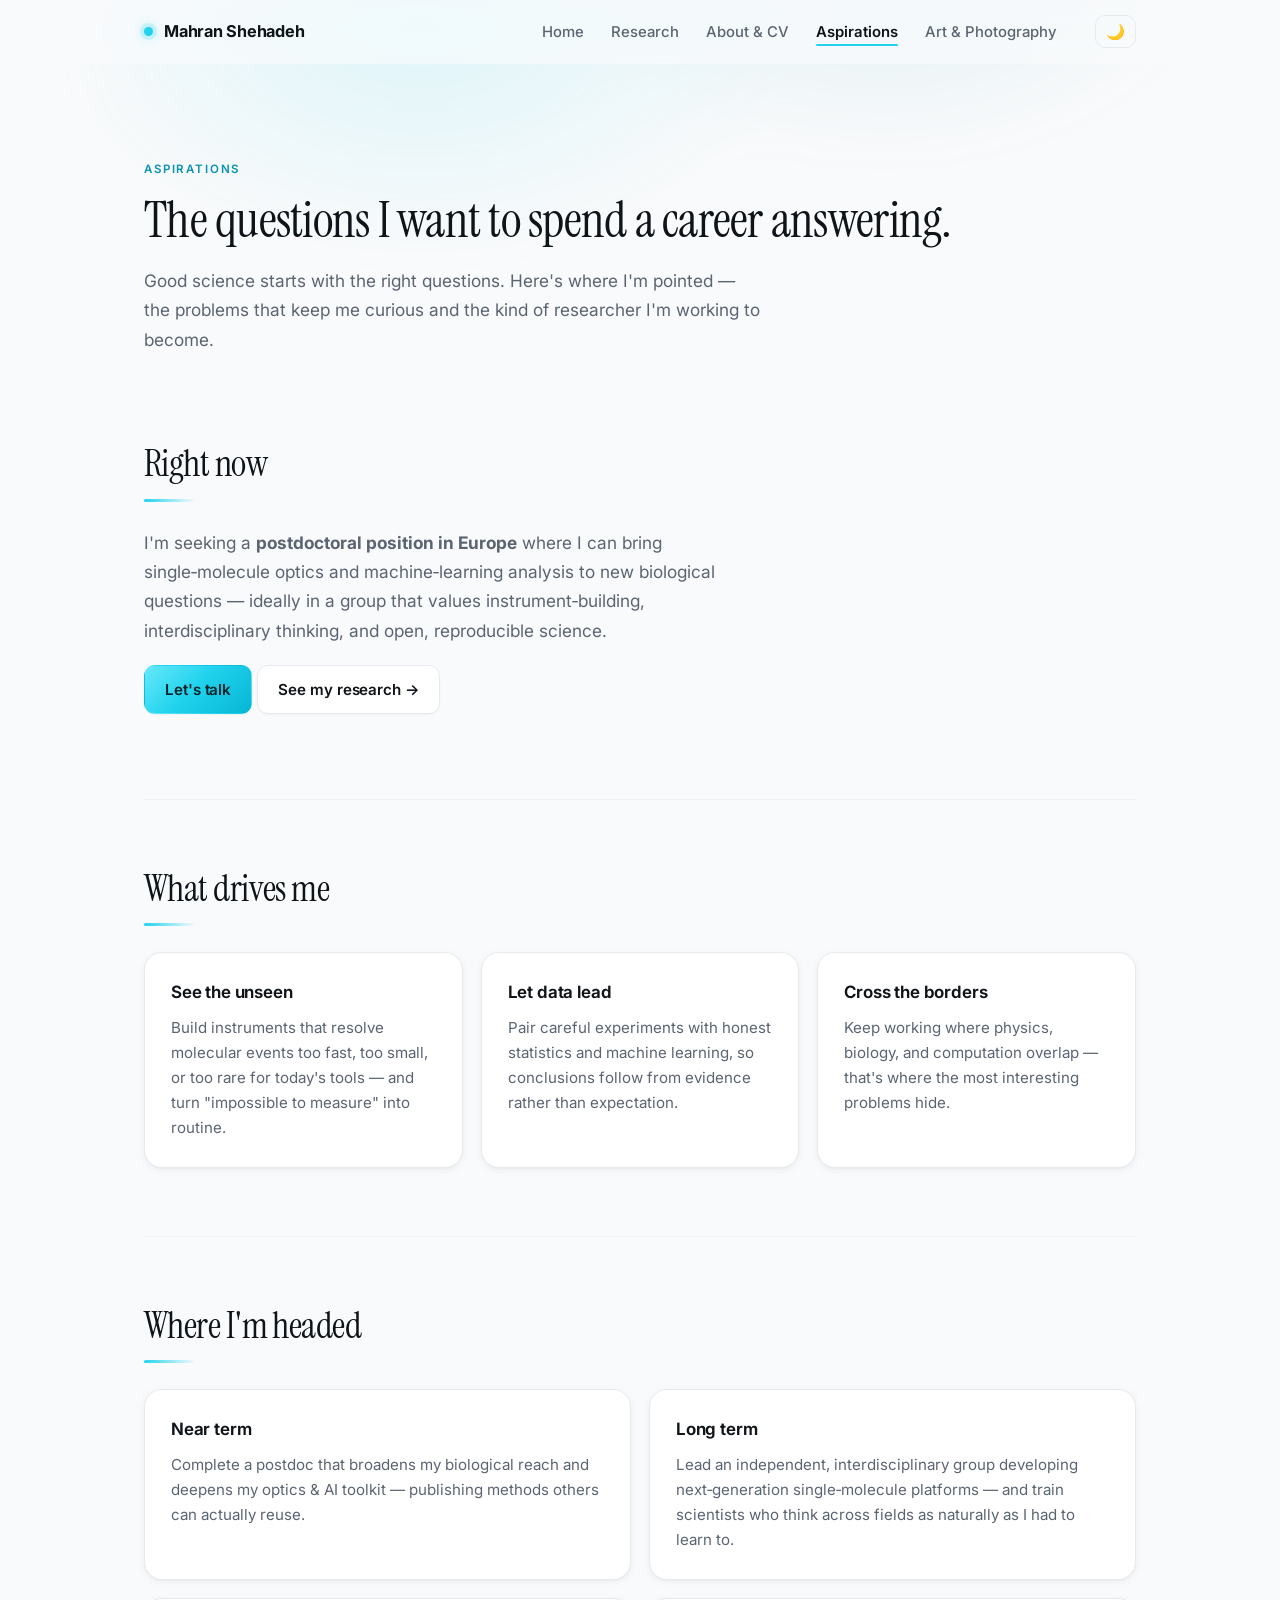
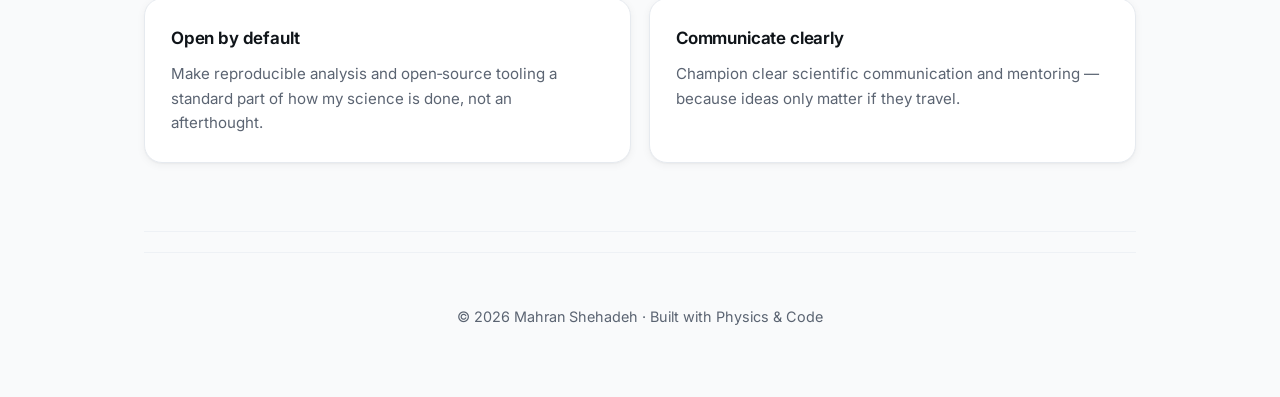
<file: aspirations.html>
<!DOCTYPE html>
<html lang="en">
<head>
  <meta charset="utf-8" />
  <meta name="viewport" content="width=device-width, initial-scale=1" />
  <title>Aspirations — Mahran Shehadeh</title>
  <meta name="description" content="Research vision, postdoc goals, and the questions I want to spend my career answering." />
  <meta name="color-scheme" content="light dark" />
  <meta name="theme-color" media="(prefers-color-scheme: light)" content="#ffffff" />
  <meta name="theme-color" media="(prefers-color-scheme: dark)" content="#0b0f14" />
  <link rel="icon" href="favicon.svg" type="image/svg+xml" />
  <link rel="icon" href="favicon-32.png" sizes="32x32" type="image/png" />
  <link rel="apple-touch-icon" href="apple-touch-icon.png" />
  <link rel="manifest" href="site.webmanifest" />
  <link rel="canonical" href="https://mahranshehadeh.github.io/aspirations.html" />

  <!-- Open Graph / social preview -->
  <meta property="og:type" content="website" />
  <meta property="og:site_name" content="Mahran Shehadeh" />
  <meta property="og:title" content="Aspirations — Mahran Shehadeh" />
  <meta property="og:description" content="Research vision, postdoc goals, and the questions I want to spend my career answering." />
  <meta property="og:url" content="https://mahranshehadeh.github.io/aspirations.html" />
  <meta property="og:image" content="https://mahranshehadeh.github.io/og-image.png" />
  <meta property="og:image:width" content="1200" />
  <meta property="og:image:height" content="630" />
  <meta property="og:image:alt" content="Mahran Shehadeh — Physicist &amp; Biophysicist" />
  <meta name="twitter:card" content="summary_large_image" />
  <meta name="twitter:title" content="Aspirations — Mahran Shehadeh" />
  <meta name="twitter:description" content="Research vision, postdoc goals, and the questions I want to spend my career answering." />
  <meta name="twitter:image" content="https://mahranshehadeh.github.io/og-image.png" />
  <link rel="preconnect" href="https://fonts.googleapis.com" />
  <link rel="preconnect" href="https://fonts.gstatic.com" crossorigin />
  <link href="https://fonts.googleapis.com/css2?family=Inter:wght@100..900&family=Instrument+Serif:ital@0;1&display=swap" rel="stylesheet" />
  <link rel="stylesheet" href="style.css" />
  <script>(function(){try{var t=localStorage.getItem('theme');if(!t){t=matchMedia('(prefers-color-scheme: dark)').matches?'dark':'light';}document.documentElement.setAttribute('data-theme',t);}catch(e){}})();</script>
</head>
<body>
  <header class="site-header">
    <div class="container">
      <a class="brand" href="index.html"><span class="dot"></span>Mahran Shehadeh</a>
      <button class="theme-toggle" id="theme-toggle" aria-label="Switch to dark mode" title="Toggle theme">🌙</button>
      <button class="nav-toggle" aria-label="Menu" aria-expanded="false">☰</button>
      <nav id="site-nav">
        <a href="index.html">Home</a>
        <a href="research.html">Research</a>
        <a href="about.html">About &amp; CV</a>
        <a href="aspirations.html" class="active">Aspirations</a>
        <a href="art.html">Art &amp; Photography</a>
      </nav>
    </div>
  </header>

  <div class="container">

    <section class="page-head reveal">
      <p class="eyebrow">Aspirations</p>
      <h1>The questions I want to spend a career answering.</h1>
      <p class="lead">
        Good science starts with the right questions. Here's where I'm pointed — the problems that keep me curious
        and the kind of researcher I'm working to become.
      </p>
    </section>

    <section class="section reveal">
      <h2>Right now</h2>
      <p class="lead">
        I'm seeking a <strong>postdoctoral position in Europe</strong> where I can bring single‑molecule optics and
        machine‑learning analysis to new biological questions — ideally in a group that values instrument‑building,
        interdisciplinary thinking, and open, reproducible science.
      </p>
      <p style="margin-top:20px;">
        <a class="btn" href="index.html#contact">Let's talk</a>
        <a class="btn secondary" href="research.html">See my research →</a>
      </p>
    </section>

    <section class="section reveal">
      <h2>What drives me</h2>
      <div class="grid">
        <article class="card hover">
          <h3>See the unseen</h3>
          <p>Build instruments that resolve molecular events too fast, too small, or too rare for today's tools — and turn "impossible to measure" into routine.</p>
        </article>
        <article class="card hover">
          <h3>Let data lead</h3>
          <p>Pair careful experiments with honest statistics and machine learning, so conclusions follow from evidence rather than expectation.</p>
        </article>
        <article class="card hover">
          <h3>Cross the borders</h3>
          <p>Keep working where physics, biology, and computation overlap — that's where the most interesting problems hide.</p>
        </article>
      </div>
    </section>

    <section class="section reveal">
      <h2>Where I'm headed</h2>
      <div class="grid-2">
        <article class="card">
          <h3>Near term</h3>
          <p>Complete a postdoc that broadens my biological reach and deepens my optics &amp; AI toolkit — publishing methods others can actually reuse.</p>
        </article>
        <article class="card">
          <h3>Long term</h3>
          <p>Lead an independent, interdisciplinary group developing next‑generation single‑molecule platforms — and train scientists who think across fields as naturally as I had to learn to.</p>
        </article>
        <article class="card">
          <h3>Open by default</h3>
          <p>Make reproducible analysis and open‑source tooling a standard part of how my science is done, not an afterthought.</p>
        </article>
        <article class="card">
          <h3>Communicate clearly</h3>
          <p>Champion clear scientific communication and mentoring — because ideas only matter if they travel.</p>
        </article>
      </div>
    </section>

    <footer>
      <div>© <span id="y"></span> Mahran Shehadeh · Built with Physics &amp; Code</div>
    </footer>
  </div>

  <script src="main.js"></script>
</body>
</html>
</file>
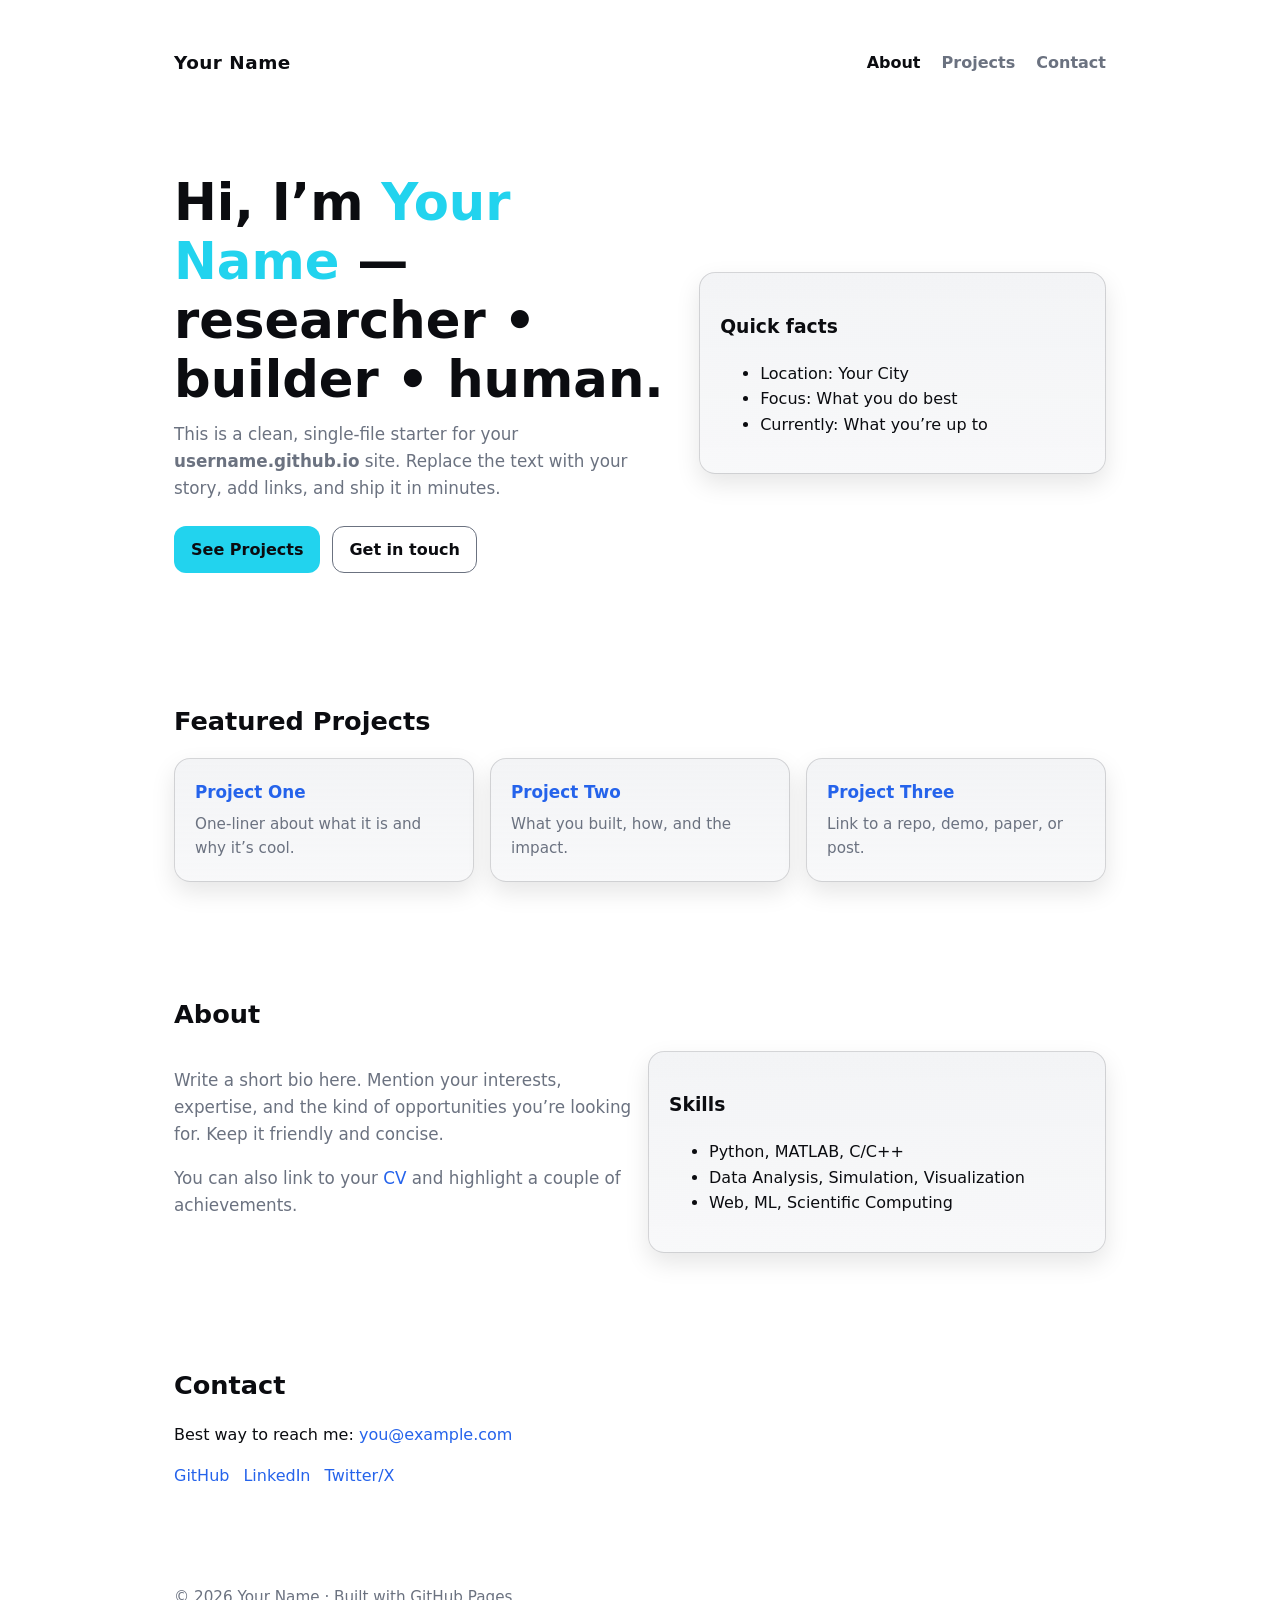
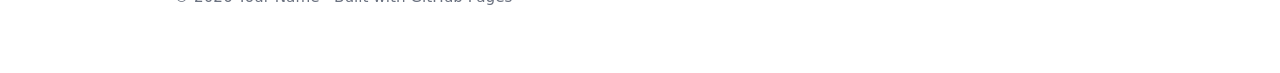
<file: index.html.html>
<!DOCTYPE html>
<html lang="en">
<head>
  <meta charset="utf-8" />
  <meta name="viewport" content="width=device-width, initial-scale=1" />
  <title>My GitHub.io Site</title>
  <meta name="description" content="Personal site hosted on GitHub Pages" />
  <meta name="color-scheme" content="light dark" />
  <link rel="icon" href="favicon.ico" />
  <style>
    :root {
      --bg: #0b0c10;
      --fg: #e5e7eb;
      --muted: #9ca3af;
      --accent: #22d3ee; /* cyan */
      --card: #111827;
      --link: #60a5fa;
    }
    @media (prefers-color-scheme: light) {
      :root {
        --bg: #ffffff;
        --fg: #0b0c10;
        --muted: #6b7280;
        --card: #f3f4f6;
        --link: #2563eb;
      }
    }
    * { box-sizing: border-box; }
    html, body { height: 100%; }
    body {
      margin: 0; font-family: ui-sans-serif, system-ui, -apple-system, Segoe UI, Roboto, Helvetica, Arial, "Apple Color Emoji", "Segoe UI Emoji";
      background: var(--bg); color: var(--fg); line-height: 1.6;
    }
    a { color: var(--link); text-decoration: none; }
    a:hover { text-decoration: underline; }
    .container { max-width: 980px; margin: 0 auto; padding: 24px; }
    header { display: flex; align-items: center; justify-content: space-between; gap: 16px; padding: 24px 0; }
    .brand { font-weight: 800; letter-spacing: 0.5px; font-size: 1.15rem; }
    nav a { margin-left: 16px; font-weight: 600; color: var(--muted); }
    nav a.active, nav a:hover { color: var(--fg); }

    .hero { padding: 72px 0; display: grid; grid-template-columns: 1.1fr 0.9fr; gap: 28px; align-items: center; }
    .hero h1 { font-size: clamp(2rem, 5vw, 3.2rem); line-height: 1.15; margin: 0 0 12px; }
    .hero p { color: var(--muted); font-size: 1.05rem; margin: 0 0 24px; }
    .cta { display: inline-flex; gap: 12px; }
    .btn { border: 1px solid transparent; background: var(--accent); color: #0b0c10; padding: 10px 16px; font-weight: 700; border-radius: 12px; }
    .btn.secondary { background: transparent; border-color: var(--muted); color: var(--fg); }
    .card {
      background: linear-gradient(180deg, var(--card), color-mix(in oklab, var(--card), transparent 40%));
      border: 1px solid color-mix(in oklab, var(--fg), transparent 85%);
      border-radius: 16px; padding: 20px; box-shadow: 0 10px 24px rgba(0,0,0,.10);
    }

    .grid { display: grid; grid-template-columns: repeat(3, minmax(0, 1fr)); gap: 16px; }
    .grid .card h3 { margin: 0 0 6px; font-size: 1.05rem; }
    .grid .card p { margin: 0; color: var(--muted); font-size: 0.95rem; }

    .section { padding: 56px 0; }
    .section h2 { font-size: 1.6rem; margin: 0 0 16px; }

    .about { display: grid; grid-template-columns: 1fr 1fr; gap: 16px; }
    .about .blurb { font-size: 1.05rem; color: var(--muted); }

    footer { padding: 40px 0; color: var(--muted); font-size: 0.95rem; }
    .social { display: flex; gap: 14px; }

    @media (max-width: 860px) {
      .hero { grid-template-columns: 1fr; }
      .grid { grid-template-columns: 1fr; }
      .about { grid-template-columns: 1fr; }
      nav { display:none; }
    }
  </style>
</head>
<body>
  <div class="container">
    <header>
      <div class="brand">Your Name</div>
      <nav>
        <a href="#about" class="active">About</a>
        <a href="#projects">Projects</a>
        <a href="#contact">Contact</a>
      </nav>
    </header>

    <section class="hero">
      <div>
        <h1>Hi, I’m <span style="color:var(--accent)">Your Name</span> — researcher • builder • human.</h1>
        <p>
          This is a clean, single‑file starter for your <strong>username.github.io</strong> site. 
          Replace the text with your story, add links, and ship it in minutes.
        </p>
        <div class="cta">
          <a class="btn" href="#projects">See Projects</a>
          <a class="btn secondary" href="#contact">Get in touch</a>
        </div>
      </div>
      <div class="card">
        <h3>Quick facts</h3>
        <ul>
          <li>Location: Your City</li>
          <li>Focus: What you do best</li>
          <li>Currently: What you’re up to</li>
        </ul>
      </div>
    </section>

    <section id="projects" class="section">
      <h2>Featured Projects</h2>
      <div class="grid">
        <article class="card">
          <h3><a href="#">Project One</a></h3>
          <p>One‑liner about what it is and why it’s cool.</p>
        </article>
        <article class="card">
          <h3><a href="#">Project Two</a></h3>
          <p>What you built, how, and the impact.</p>
        </article>
        <article class="card">
          <h3><a href="#">Project Three</a></h3>
          <p>Link to a repo, demo, paper, or post.</p>
        </article>
      </div>
    </section>

    <section id="about" class="section">
      <h2>About</h2>
      <div class="about">
        <div class="blurb">
          <p>
            Write a short bio here. Mention your interests, expertise, and the kind of opportunities you’re looking for. Keep it friendly and concise.
          </p>
          <p>
            You can also link to your <a href="#">CV</a> and highlight a couple of achievements.
          </p>
        </div>
        <div class="card">
          <h3>Skills</h3>
          <ul>
            <li>Python, MATLAB, C/C++</li>
            <li>Data Analysis, Simulation, Visualization</li>
            <li>Web, ML, Scientific Computing</li>
          </ul>
        </div>
      </div>
    </section>

    <section id="contact" class="section">
      <h2>Contact</h2>
      <p>
        Best way to reach me: <a href="mailto:you@example.com">you@example.com</a>
      </p>
      <div class="social">
        <a href="https://github.com/your-username">GitHub</a>
        <a href="https://www.linkedin.com/in/your-handle">LinkedIn</a>
        <a href="https://twitter.com/your-handle">Twitter/X</a>
      </div>
    </section>

    <footer>
      <div>© <span id="y"></span> Your Name · Built with GitHub Pages</div>
    </footer>
  </div>

  <script>
    // year stamp
    document.getElementById('y').textContent = new Date().getFullYear();
  </script>
</body>
</html>
</file>
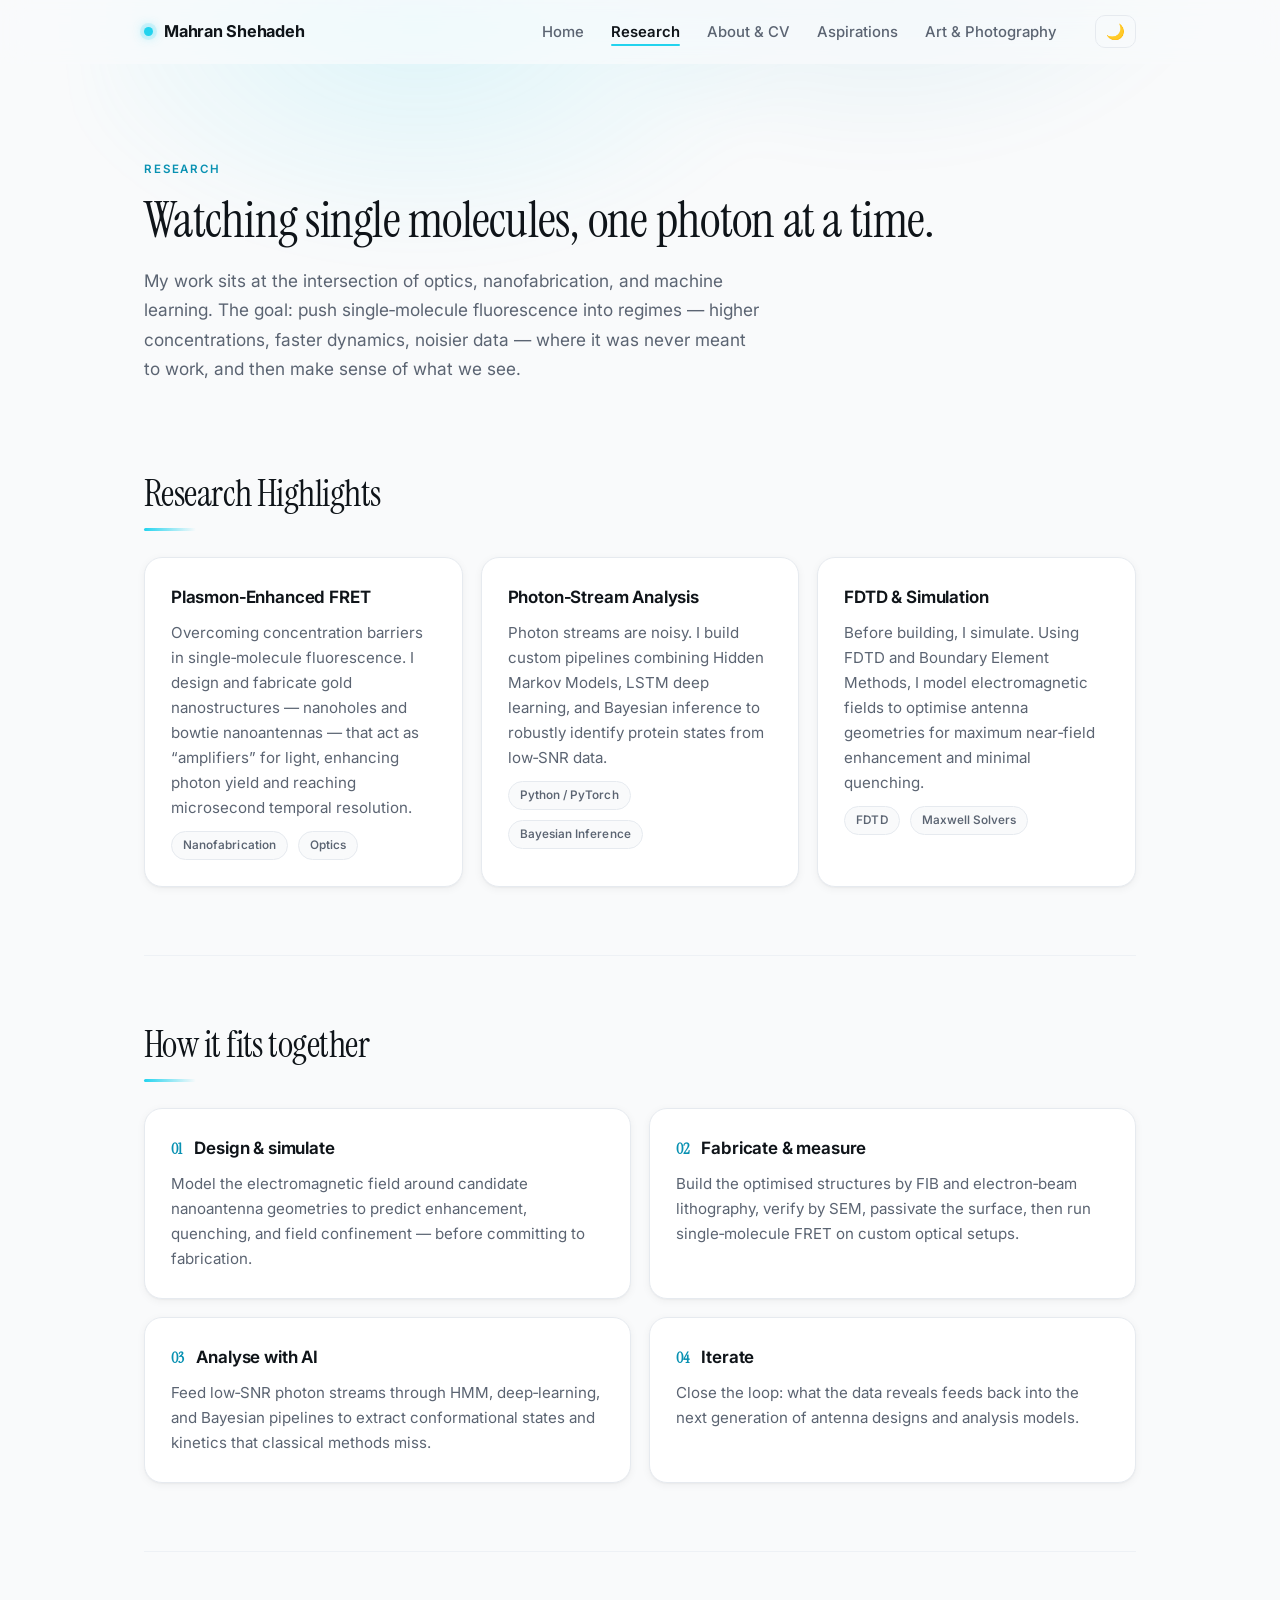
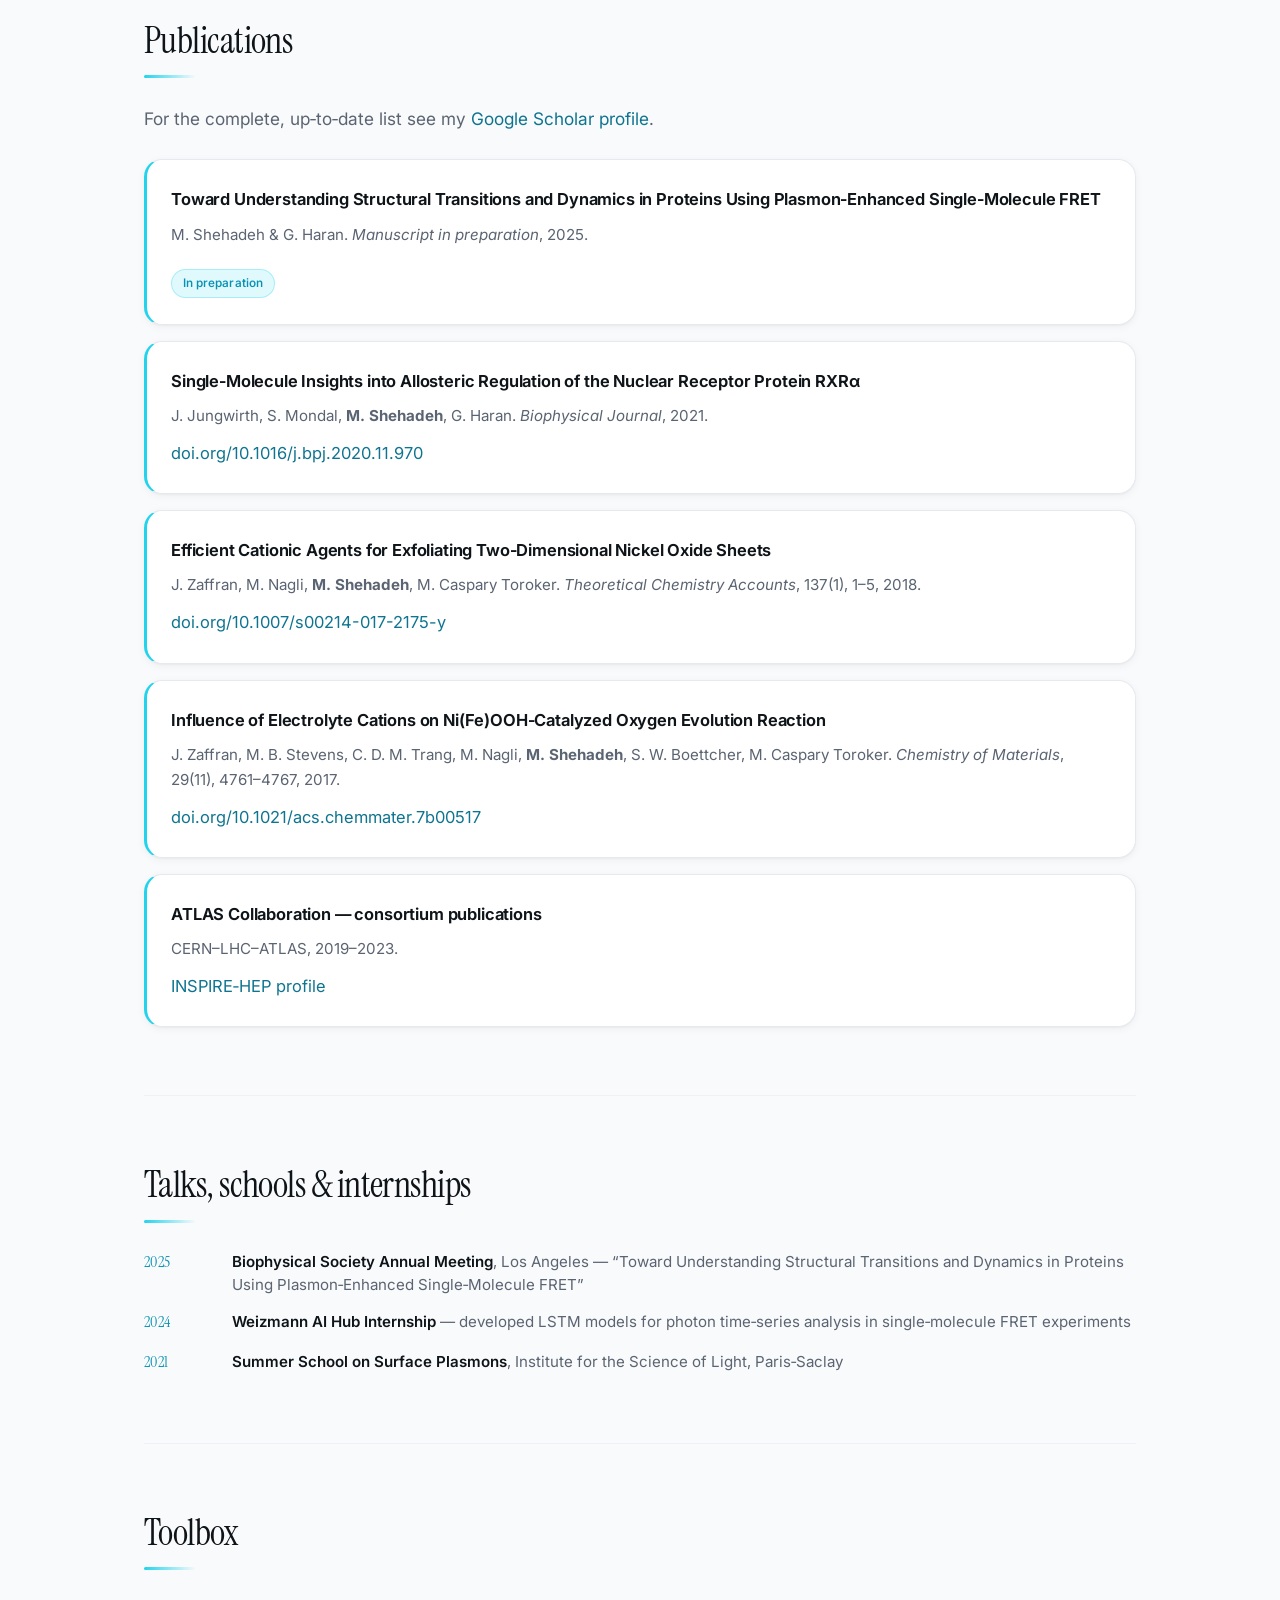
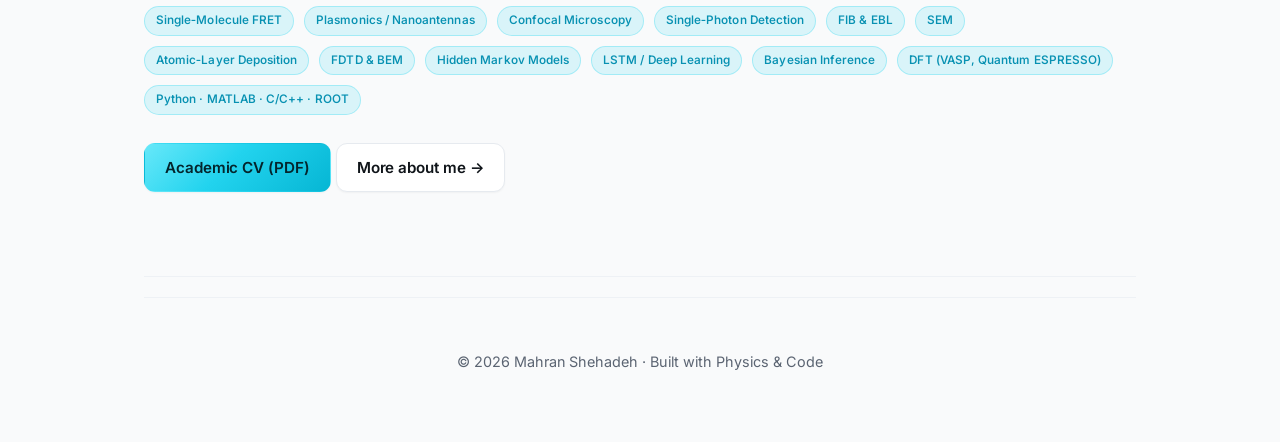
<file: research.html>
<!DOCTYPE html>
<html lang="en">
<head>
  <meta charset="utf-8" />
  <meta name="viewport" content="width=device-width, initial-scale=1" />
  <title>Research — Mahran Shehadeh</title>
  <meta name="description" content="Plasmon-enhanced single-molecule FRET, photon-stream analysis with HMMs and deep learning, FDTD nanophotonics, and publications." />
  <meta name="color-scheme" content="light dark" />
  <meta name="theme-color" media="(prefers-color-scheme: light)" content="#ffffff" />
  <meta name="theme-color" media="(prefers-color-scheme: dark)" content="#0b0f14" />
  <link rel="icon" href="favicon.svg" type="image/svg+xml" />
  <link rel="icon" href="favicon-32.png" sizes="32x32" type="image/png" />
  <link rel="apple-touch-icon" href="apple-touch-icon.png" />
  <link rel="manifest" href="site.webmanifest" />
  <link rel="canonical" href="https://mahranshehadeh.github.io/research.html" />

  <!-- Open Graph / social preview -->
  <meta property="og:type" content="website" />
  <meta property="og:site_name" content="Mahran Shehadeh" />
  <meta property="og:title" content="Research — Mahran Shehadeh" />
  <meta property="og:description" content="Plasmon-enhanced single-molecule FRET, photon-stream analysis with HMMs and deep learning, FDTD nanophotonics, and publications." />
  <meta property="og:url" content="https://mahranshehadeh.github.io/research.html" />
  <meta property="og:image" content="https://mahranshehadeh.github.io/og-image.png" />
  <meta property="og:image:width" content="1200" />
  <meta property="og:image:height" content="630" />
  <meta property="og:image:alt" content="Mahran Shehadeh — Physicist &amp; Biophysicist" />
  <meta name="twitter:card" content="summary_large_image" />
  <meta name="twitter:title" content="Research — Mahran Shehadeh" />
  <meta name="twitter:description" content="Plasmon-enhanced single-molecule FRET, photon-stream analysis with HMMs and deep learning, FDTD nanophotonics, and publications." />
  <meta name="twitter:image" content="https://mahranshehadeh.github.io/og-image.png" />
  <link rel="preconnect" href="https://fonts.googleapis.com" />
  <link rel="preconnect" href="https://fonts.gstatic.com" crossorigin />
  <link href="https://fonts.googleapis.com/css2?family=Inter:wght@100..900&family=Instrument+Serif:ital@0;1&display=swap" rel="stylesheet" />
  <link rel="stylesheet" href="style.css" />
  <script>(function(){try{var t=localStorage.getItem('theme');if(!t){t=matchMedia('(prefers-color-scheme: dark)').matches?'dark':'light';}document.documentElement.setAttribute('data-theme',t);}catch(e){}})();</script>
</head>
<body>
  <header class="site-header">
    <div class="container">
      <a class="brand" href="index.html"><span class="dot"></span>Mahran Shehadeh</a>
      <button class="theme-toggle" id="theme-toggle" aria-label="Switch to dark mode" title="Toggle theme">&#127769;</button>
      <button class="nav-toggle" aria-label="Menu" aria-expanded="false">&#9776;</button>
      <nav id="site-nav">
        <a href="index.html">Home</a>
        <a href="research.html" class="active">Research</a>
        <a href="about.html">About &amp; CV</a>
        <a href="aspirations.html">Aspirations</a>
        <a href="art.html">Art &amp; Photography</a>
      </nav>
    </div>
  </header>

  <div class="container">

    <section class="page-head reveal">
      <p class="eyebrow">Research</p>
      <h1>Watching single molecules, one photon at a time.</h1>
      <p class="lead">
        My work sits at the intersection of optics, nanofabrication, and machine learning. The goal:
        push single&#8209;molecule fluorescence into regimes &mdash; higher concentrations, faster dynamics, noisier data &mdash;
        where it was never meant to work, and then make sense of what we see.
      </p>
    </section>

    <section class="section reveal">
      <h2>Research Highlights</h2>
      <div class="grid">
        <article class="card hover">
          <h3>Plasmon&#8209;Enhanced FRET</h3>
          <p>Overcoming concentration barriers in single&#8209;molecule fluorescence. I design and fabricate gold
             nanostructures &mdash; nanoholes and bowtie nanoantennas &mdash; that act as &ldquo;amplifiers&rdquo; for light,
             enhancing photon yield and reaching microsecond temporal resolution.</p>
          <div>
            <span class="tag">Nanofabrication</span>
            <span class="tag">Optics</span>
          </div>
        </article>

        <article class="card hover">
          <h3>Photon&#8209;Stream Analysis</h3>
          <p>Photon streams are noisy. I build custom pipelines combining Hidden Markov Models, LSTM deep learning,
             and Bayesian inference to robustly identify protein states from low&#8209;SNR data.</p>
          <div>
            <span class="tag">Python / PyTorch</span>
            <span class="tag">Bayesian Inference</span>
          </div>
        </article>

        <article class="card hover">
          <h3>FDTD &amp; Simulation</h3>
          <p>Before building, I simulate. Using FDTD and Boundary Element Methods, I model electromagnetic fields to
             optimise antenna geometries for maximum near&#8209;field enhancement and minimal quenching.</p>
          <div>
            <span class="tag">FDTD</span>
            <span class="tag">Maxwell Solvers</span>
          </div>
        </article>
      </div>
    </section>

    <section class="section reveal">
      <h2>How it fits together</h2>
      <div class="grid-2">
        <article class="card">
          <h3><span class="step">01</span> Design &amp; simulate</h3>
          <p>Model the electromagnetic field around candidate nanoantenna geometries to predict enhancement,
             quenching, and field confinement &mdash; before committing to fabrication.</p>
        </article>
        <article class="card">
          <h3><span class="step">02</span> Fabricate &amp; measure</h3>
          <p>Build the optimised structures by FIB and electron&#8209;beam lithography, verify by SEM, passivate the
             surface, then run single&#8209;molecule FRET on custom optical setups.</p>
        </article>
        <article class="card">
          <h3><span class="step">03</span> Analyse with AI</h3>
          <p>Feed low&#8209;SNR photon streams through HMM, deep&#8209;learning, and Bayesian pipelines to extract
             conformational states and kinetics that classical methods miss.</p>
        </article>
        <article class="card">
          <h3><span class="step">04</span> Iterate</h3>
          <p>Close the loop: what the data reveals feeds back into the next generation of antenna designs and
             analysis models.</p>
        </article>
      </div>
    </section>

    <section class="section reveal">
      <h2>Publications</h2>
      <p class="lead" style="margin-bottom:26px;">
        For the complete, up&#8209;to&#8209;date list see my
        <a href="https://scholar.google.com/citations?hl=en&amp;user=n7ZsIv4AAAAJ" target="_blank" rel="noopener">Google&nbsp;Scholar profile</a>.
      </p>

      <div class="pub-list">
        <article class="card pub">
          <h3>Toward Understanding Structural Transitions and Dynamics in Proteins Using Plasmon&#8209;Enhanced Single&#8209;Molecule FRET</h3>
          <p class="pub-meta">M. Shehadeh &amp; G. Haran. <em>Manuscript in preparation</em>, 2025.</p>
          <div><span class="tag accent">In preparation</span></div>
        </article>

        <article class="card pub">
          <h3>Single&#8209;Molecule Insights into Allosteric Regulation of the Nuclear Receptor Protein RXR&alpha;</h3>
          <p class="pub-meta">J. Jungwirth, S. Mondal, <strong>M. Shehadeh</strong>, G. Haran. <em>Biophysical Journal</em>, 2021.</p>
          <div><a href="https://doi.org/10.1016/j.bpj.2020.11.970" target="_blank" rel="noopener">doi.org/10.1016/j.bpj.2020.11.970</a></div>
        </article>

        <article class="card pub">
          <h3>Efficient Cationic Agents for Exfoliating Two&#8209;Dimensional Nickel Oxide Sheets</h3>
          <p class="pub-meta">J. Zaffran, M. Nagli, <strong>M. Shehadeh</strong>, M. Caspary Toroker. <em>Theoretical Chemistry Accounts</em>, 137(1), 1&ndash;5, 2018.</p>
          <div><a href="https://doi.org/10.1007/s00214-017-2175-y" target="_blank" rel="noopener">doi.org/10.1007/s00214-017-2175-y</a></div>
        </article>

        <article class="card pub">
          <h3>Influence of Electrolyte Cations on Ni(Fe)OOH&#8209;Catalyzed Oxygen Evolution Reaction</h3>
          <p class="pub-meta">J. Zaffran, M. B. Stevens, C. D. M. Trang, M. Nagli, <strong>M. Shehadeh</strong>, S. W. Boettcher, M. Caspary Toroker. <em>Chemistry of Materials</em>, 29(11), 4761&ndash;4767, 2017.</p>
          <div><a href="https://doi.org/10.1021/acs.chemmater.7b00517" target="_blank" rel="noopener">doi.org/10.1021/acs.chemmater.7b00517</a></div>
        </article>

        <article class="card pub">
          <h3>ATLAS Collaboration &mdash; consortium publications</h3>
          <p class="pub-meta">CERN&ndash;LHC&ndash;ATLAS, 2019&ndash;2023.</p>
          <div><a href="https://inspirehep.net/authors/1624629" target="_blank" rel="noopener">INSPIRE&#8209;HEP profile</a></div>
        </article>
      </div>
    </section>

    <section class="section reveal">
      <h2>Talks, schools &amp; internships</h2>
      <ul class="meta-list">
        <li><span class="yr">2025</span><span class="what"><strong>Biophysical Society Annual Meeting</strong>, Los Angeles &mdash; &ldquo;Toward Understanding Structural Transitions and Dynamics in Proteins Using Plasmon&#8209;Enhanced Single&#8209;Molecule FRET&rdquo;</span></li>
        <li><span class="yr">2024</span><span class="what"><strong>Weizmann AI Hub Internship</strong> &mdash; developed LSTM models for photon time&#8209;series analysis in single&#8209;molecule FRET experiments</span></li>
        <li><span class="yr">2021</span><span class="what"><strong>Summer School on Surface Plasmons</strong>, Institute for the Science of Light, Paris&#8209;Saclay</span></li>
      </ul>
    </section>

    <section class="section reveal">
      <h2>Toolbox</h2>
      <div>
        <span class="tag accent">Single&#8209;Molecule FRET</span>
        <span class="tag accent">Plasmonics / Nanoantennas</span>
        <span class="tag accent">Confocal Microscopy</span>
        <span class="tag accent">Single&#8209;Photon Detection</span>
        <span class="tag accent">FIB &amp; EBL</span>
        <span class="tag accent">SEM</span>
        <span class="tag accent">Atomic&#8209;Layer Deposition</span>
        <span class="tag accent">FDTD &amp; BEM</span>
        <span class="tag accent">Hidden Markov Models</span>
        <span class="tag accent">LSTM / Deep Learning</span>
        <span class="tag accent">Bayesian Inference</span>
        <span class="tag accent">DFT (VASP, Quantum ESPRESSO)</span>
        <span class="tag accent">Python &middot; MATLAB &middot; C/C++ &middot; ROOT</span>
      </div>
      <p style="margin-top:28px;">
        <a href="MahranShehadeh_AcademicCV.pdf" class="btn" target="_blank" rel="noopener">Academic CV (PDF)</a>
        <a href="about.html" class="btn secondary">More about me &rarr;</a>
      </p>
    </section>

    <footer>
      <div>&copy; <span id="y"></span> Mahran Shehadeh &middot; Built with Physics &amp; Code</div>
    </footer>
  </div>

  <script src="main.js"></script>
</body>
</html>
</file>
<file: style.css>
/* ============================================================
   Mahran Shehadeh — shared stylesheet
   Cyan accent identity, refined typography & surfaces.
   ============================================================ */

/* ---------- Tokens: light ---------- */
:root {
  --bg: #f9fafb;
  --bg-elev: #ffffff;
  --fg: #0f1419;
  --muted: #5b6472;
  --accent: #22d3ee;          /* the cyan */
  --accent-deep: #0891b2;     /* legible cyan on light */
  --accent-soft: rgba(34, 211, 238, 0.14);
  --card: #ffffff;
  --border: #e6eaef;
  --border-soft: #eef1f5;
  --link: #0e7490;
  --shadow-sm: 0 1px 2px rgba(15, 20, 25, 0.04);
  --shadow: 0 2px 8px rgba(15, 20, 25, 0.05), 0 1px 2px rgba(15, 20, 25, 0.04);
  --shadow-lg: 0 24px 48px -20px rgba(15, 20, 25, 0.22), 0 8px 16px -12px rgba(15, 20, 25, 0.12);
  --glow: 0 12px 32px -10px rgba(34, 211, 238, 0.45);
  --font-display: "Instrument Serif", ui-serif, Georgia, "Times New Roman", serif;
  --font-sans: "Inter", ui-sans-serif, system-ui, -apple-system, "Segoe UI", Roboto, Helvetica, Arial, sans-serif;
  --radius: 18px;
  --maxw: 1040px;
}

/* ---------- Tokens: dark ---------- */
[data-theme="dark"] {
  --bg: #080b0f;
  --bg-elev: #11161d;
  --fg: #e8eef4;
  --muted: #8b97a6;
  --accent: #22d3ee;
  --accent-deep: #67e8f9;
  --accent-soft: rgba(34, 211, 238, 0.16);
  --card: #11161d;
  --border: #222a34;
  --border-soft: #1a212a;
  --link: #67e8f9;
  --shadow-sm: 0 1px 2px rgba(0, 0, 0, 0.4);
  --shadow: 0 2px 10px rgba(0, 0, 0, 0.45);
  --shadow-lg: 0 24px 48px -20px rgba(0, 0, 0, 0.8), 0 8px 16px -12px rgba(0, 0, 0, 0.6);
  --glow: 0 12px 36px -10px rgba(34, 211, 238, 0.35);
}

* { box-sizing: border-box; }
html { scroll-behavior: smooth; }

body {
  margin: 0;
  font-family: var(--font-sans);
  font-size: 16.5px;
  background: var(--bg);
  color: var(--fg);
  line-height: 1.65;
  -webkit-font-smoothing: antialiased;
  -moz-osx-font-smoothing: grayscale;
  position: relative;
  overflow-x: hidden;
}

/* ambient cyan light — depth without noise */
body::before {
  content: '';
  position: fixed;
  top: -280px; left: 50%;
  width: 1100px; height: 720px;
  margin-left: -550px;
  background:
    radial-gradient(ellipse 50% 50% at 30% 40%, rgba(34, 211, 238, 0.13), transparent 70%),
    radial-gradient(ellipse 45% 45% at 72% 30%, rgba(8, 145, 178, 0.10), transparent 70%);
  filter: blur(20px);
  pointer-events: none;
  z-index: 0;
}
[data-theme="dark"] body::before {
  background:
    radial-gradient(ellipse 50% 50% at 30% 40%, rgba(34, 211, 238, 0.16), transparent 70%),
    radial-gradient(ellipse 45% 45% at 72% 30%, rgba(103, 232, 249, 0.08), transparent 70%);
}
.site-header, .container, footer { position: relative; z-index: 1; }

a { color: var(--link); text-decoration: none; }
a:hover { text-decoration: underline; text-underline-offset: 3px; }

:focus-visible {
  outline: 2px solid var(--accent);
  outline-offset: 3px;
  border-radius: 6px;
}

.container { max-width: var(--maxw); margin: 0 auto; padding: 24px; }

/* ---------- Typography ---------- */
h1, h2 {
  font-family: var(--font-display);
  font-weight: 400;
  letter-spacing: -0.015em;
  line-height: 1.12;
}
h3 { font-family: var(--font-sans); font-weight: 650; letter-spacing: -0.01em; }

.eyebrow {
  text-transform: uppercase;
  letter-spacing: 0.16em;
  font-size: 0.72rem;
  font-weight: 600;
  color: var(--accent-deep);
  margin: 0 0 14px;
  font-family: var(--font-sans);
}
.lead { color: var(--muted); font-size: 1.08rem; max-width: 620px; line-height: 1.7; }

/* ---------- Header / nav ---------- */
.site-header {
  position: sticky; top: 0; z-index: 50;
  background: color-mix(in srgb, var(--bg) 78%, transparent);
  backdrop-filter: saturate(180%) blur(14px);
  -webkit-backdrop-filter: saturate(180%) blur(14px);
  border-bottom: 1px solid transparent;
  transition: border-color 0.3s ease, box-shadow 0.3s ease;
}
.site-header.scrolled {
  border-bottom-color: var(--border-soft);
  box-shadow: var(--shadow-sm);
}
.site-header .container {
  display: flex; align-items: center; gap: 16px;
  padding-top: 15px; padding-bottom: 15px;
}
.brand {
  font-family: var(--font-sans);
  font-weight: 700; letter-spacing: -0.015em; font-size: 1.02rem;
  color: var(--fg); margin-right: auto;
  display: inline-flex; align-items: center; gap: 11px;
}
.brand:hover { text-decoration: none; }
.brand .dot {
  width: 9px; height: 9px; border-radius: 50%;
  background: var(--accent);
  box-shadow: 0 0 0 4px var(--accent-soft), 0 0 12px rgba(34, 211, 238, 0.7);
}

nav a {
  margin-left: 22px; font-weight: 500; font-size: 0.93rem;
  color: var(--muted); position: relative; padding-bottom: 2px;
}
nav a:hover { color: var(--fg); text-decoration: none; }
nav a.active { color: var(--fg); font-weight: 600; }
nav a::after {
  content: ''; position: absolute; left: 0; right: 100%; bottom: -3px;
  height: 2px; border-radius: 2px; background: var(--accent);
  transition: right 0.28s cubic-bezier(0.4, 0, 0.2, 1);
}
nav a:hover::after, nav a.active::after { right: 0; }

.theme-toggle {
  background: none; border: 1px solid var(--border); cursor: pointer;
  font-size: 0.95rem; line-height: 1; padding: 8px 10px; border-radius: 10px;
  color: var(--fg); margin-left: 22px;
  transition: border-color 0.2s ease, background 0.2s ease, transform 0.2s ease;
}
.theme-toggle:hover { border-color: var(--accent); background: var(--accent-soft); transform: translateY(-1px); }
@media (min-width: 861px) { nav { order: 1; } .theme-toggle { order: 2; } }

.nav-toggle { display: none; background: none; border: 0; cursor: pointer; font-size: 1.4rem; color: var(--fg); }

/* ---------- Buttons ---------- */
.cta { display: inline-flex; gap: 12px; flex-wrap: wrap; }
.btn {
  border: 1px solid transparent;
  background: linear-gradient(135deg, #67e8f9 0%, var(--accent) 45%, #06b6d4 100%);
  color: #04252c;
  padding: 11px 20px;
  font-weight: 600; font-size: 0.95rem;
  letter-spacing: -0.005em;
  border-radius: 11px;
  box-shadow: var(--shadow-sm);
  transition: transform 0.22s ease, box-shadow 0.22s ease, filter 0.22s ease;
  display: inline-block;
}
.btn:hover { transform: translateY(-2px); text-decoration: none; box-shadow: var(--glow); filter: saturate(1.1); }
.btn.secondary {
  background: var(--bg-elev); border-color: var(--border); color: var(--fg);
}
.btn.secondary:hover { border-color: var(--accent); box-shadow: var(--shadow); background: var(--bg-elev); filter: none; }

/* ---------- Cards ---------- */
.card {
  background: var(--card);
  border: 1px solid var(--border);
  border-radius: var(--radius);
  padding: 26px;
  box-shadow: var(--shadow);
  transition: transform 0.28s cubic-bezier(0.4,0,0.2,1), box-shadow 0.28s ease, border-color 0.28s ease;
  position: relative;
  overflow: hidden;
}
/* hairline accent that wipes in on hover */
.card.hover::before {
  content: ''; position: absolute; top: 0; left: 0; right: 100%; height: 2px;
  background: linear-gradient(90deg, var(--accent), transparent);
  transition: right 0.4s cubic-bezier(0.4,0,0.2,1);
}
.card.hover:hover::before { right: 0; }
.card.hover:hover {
  transform: translateY(-4px);
  box-shadow: var(--shadow-lg);
  border-color: color-mix(in srgb, var(--accent) 35%, var(--border));
}
.card h3 { margin: 0 0 9px; font-size: 1.06rem; }
.card p { margin: 0; color: var(--muted); font-size: 0.945rem; line-height: 1.65; }
a.card { color: inherit; }
a.card:hover { text-decoration: none; }
a.card h3 { color: var(--fg); transition: color 0.2s ease; }
a.card:hover h3 { color: var(--accent-deep); }

.grid { display: grid; grid-template-columns: repeat(3, minmax(0, 1fr)); gap: 18px; }
.grid-2 { display: grid; grid-template-columns: repeat(2, minmax(0, 1fr)); gap: 18px; }

/* ---------- Tags ---------- */
.tag {
  display: inline-block; font-size: 0.735rem; padding: 4px 11px;
  background: var(--bg); border: 1px solid var(--border);
  border-radius: 999px; color: var(--muted);
  font-weight: 550; margin-right: 5px; margin-top: 10px;
  letter-spacing: 0.005em;
}
.tag.accent {
  background: var(--accent-soft);
  border-color: color-mix(in srgb, var(--accent) 30%, transparent);
  color: var(--accent-deep);
}

/* ---------- Sections ---------- */
.section { padding: 68px 0; border-bottom: 1px solid var(--border-soft); }
.section:last-child { border-bottom: none; }
.section h2 { font-size: clamp(1.75rem, 3.4vw, 2.3rem); margin: 0 0 26px; }
.section h2::after {
  content: ''; display: block; width: 52px; height: 3px; border-radius: 3px;
  background: linear-gradient(90deg, var(--accent), transparent);
  margin-top: 14px;
}

/* ---------- Hero ---------- */
.hero {
  padding: 88px 0 76px;
  display: grid; grid-template-columns: 1.15fr 0.85fr;
  gap: 56px; align-items: center;
}
.hero h1 { font-size: clamp(2.4rem, 6vw, 4rem); margin: 0 0 20px; }
.hero h1 .alt {
  color: transparent;
  background: linear-gradient(120deg, var(--accent-deep), var(--accent));
  -webkit-background-clip: text; background-clip: text;
  font-style: italic;
}
.hero p { color: var(--muted); font-size: 1.1rem; margin: 0 0 30px; max-width: 30em; line-height: 1.7; }
.hero strong { color: var(--fg); font-weight: 600; }

/* portrait: editorial rounded frame with cyan halo */
.photo-wrap { position: relative; display: inline-block; }
.photo-wrap::after {
  content: ''; position: absolute; inset: -14px -14px 14px 14px;
  border: 1.5px solid var(--accent);
  border-radius: calc(var(--radius) + 8px);
  opacity: 0.35;
  pointer-events: none;
  transition: inset 0.4s cubic-bezier(0.4,0,0.2,1), opacity 0.4s ease;
}
.photo-wrap:hover::after { inset: -10px -10px 10px 10px; opacity: 0.6; }
.profile-photo {
  max-width: 320px; width: 100%; height: auto;
  border-radius: var(--radius);
  display: block;
  box-shadow: var(--shadow-lg), 0 0 60px -18px rgba(34, 211, 238, 0.5);
  position: relative; z-index: 1;
}

/* page header (interior pages) */
.page-head { padding: 72px 0 4px; }
.page-head h1 { font-size: clamp(2.1rem, 5vw, 3.1rem); margin: 0 0 16px; }

/* ---------- About ---------- */
.about { display: grid; grid-template-columns: 1.5fr 1fr; gap: 40px; }
.about .blurb { font-size: 1.04rem; color: var(--muted); line-height: 1.75; }
.about .blurb strong { color: var(--fg); font-weight: 600; }

/* ---------- Timeline ---------- */
.timeline-item { margin-bottom: 18px; }
.timeline-date {
  font-weight: 600; color: var(--accent-deep); font-size: 0.78rem;
  text-transform: uppercase; letter-spacing: 0.08em;
}
.timeline-title { font-weight: 640; font-size: 1.02rem; margin-top: 2px; }
.timeline-inst { color: var(--muted); font-size: 0.94rem; }

/* ---------- Stats ---------- */
.stats { display: grid; grid-template-columns: repeat(4, 1fr); gap: 20px; }
.stats > div {
  text-align: center; padding: 22px 12px;
  border-radius: 14px; background: var(--card);
  border: 1px solid var(--border);
  transition: transform 0.28s ease, border-color 0.28s ease, box-shadow 0.28s ease;
}
.stats > div:hover {
  transform: translateY(-3px);
  border-color: color-mix(in srgb, var(--accent) 40%, var(--border));
  box-shadow: var(--shadow);
}
.stats .num {
  font-family: var(--font-display);
  font-size: 2.5rem; line-height: 1.05; font-weight: 400;
  color: transparent;
  background: linear-gradient(135deg, var(--accent-deep), var(--accent));
  -webkit-background-clip: text; background-clip: text;
}
.stats .label {
  color: var(--muted); font-size: 0.82rem; margin-top: 6px;
  letter-spacing: 0.005em; line-height: 1.45;
}

/* ---------- Gallery ---------- */
.gallery { columns: 3; column-gap: 18px; }
.gallery img {
  width: 100%; display: block; border-radius: 14px; margin-bottom: 18px;
  border: 1px solid var(--border); box-shadow: var(--shadow);
  transition: transform 0.35s cubic-bezier(0.4,0,0.2,1), box-shadow 0.35s ease;
  break-inside: avoid;
}
.gallery img:hover { transform: translateY(-4px) scale(1.012); box-shadow: var(--shadow-lg); }

/* ---------- Publications ---------- */
.pub-list { display: grid; gap: 16px; }
.pub {
  border-left: 3px solid var(--accent);
  padding-left: 24px;
}
.pub h3 { font-size: 1.03rem; }
.pub-meta { margin: 7px 0 11px !important; font-size: 0.9rem; }

/* ---------- Footer ---------- */
footer {
  padding: 52px 0 44px; color: var(--muted); font-size: 0.9rem; text-align: center;
  border-top: 1px solid var(--border-soft); margin-top: 20px;
}
.social { display: flex; gap: 22px; justify-content: center; margin-top: 16px; flex-wrap: wrap; }
.social a { color: var(--muted); font-weight: 500; font-size: 0.92rem; transition: color 0.2s ease; }
.social a:hover { color: var(--accent-deep); text-decoration: none; }

/* ---------- Reveal on scroll ---------- */
.reveal { opacity: 0; transform: translateY(20px); transition: opacity 0.7s cubic-bezier(0.4,0,0.2,1), transform 0.7s cubic-bezier(0.4,0,0.2,1); }
.reveal.in { opacity: 1; transform: none; }
@media (prefers-reduced-motion: reduce) {
  .reveal { opacity: 1; transform: none; transition: none; }
  html { scroll-behavior: auto; }
  * { animation-duration: 0.01ms !important; transition-duration: 0.01ms !important; }
}

/* ---------- Responsive ---------- */
@media (max-width: 860px) {
  body { font-size: 16px; }
  .hero { grid-template-columns: 1fr; text-align: center; gap: 40px; padding: 56px 0 48px; }
  .hero p { margin-left: auto; margin-right: auto; }
  .hero .photo-order { order: -1; }
  .grid, .grid-2 { grid-template-columns: 1fr; }
  .stats { grid-template-columns: repeat(2, 1fr); }
  .about { grid-template-columns: 1fr; }
  .gallery { columns: 2; }
  .cta { justify-content: center; }
  .section { padding: 52px 0; }

  .nav-toggle { display: block; }
  nav {
    display: none; position: absolute; top: 100%; right: 0; left: 0;
    background: var(--bg-elev); border-bottom: 1px solid var(--border);
    box-shadow: var(--shadow-lg);
    flex-direction: column; padding: 14px 24px 22px;
  }
  nav.open { display: flex; }
  nav a { margin: 9px 0; font-size: 1rem; }
  nav a::after { display: none; }
  .theme-toggle { margin-left: 12px; }
}
@media (max-width: 520px) { .gallery { columns: 1; } }

/* numbered process steps */
.step {
  display: inline-block;
  font-family: var(--font-display);
  font-size: 0.95em;
  color: var(--accent-deep);
  margin-right: 8px;
  letter-spacing: 0.02em;
}

/* ---------- Vertical timeline ---------- */
.timeline { position: relative; padding-left: 30px; }
.timeline::before {
  content: ''; position: absolute; left: 8px; top: 10px; bottom: 10px; width: 2px;
  background: linear-gradient(to bottom, var(--accent), color-mix(in srgb, var(--accent) 15%, transparent));
  border-radius: 2px;
}
.timeline .timeline-item { position: relative; margin-bottom: 30px; }
.timeline .timeline-item:last-child { margin-bottom: 0; }
.timeline .timeline-item::before {
  content: ''; position: absolute; left: -26px; top: 7px;
  width: 10px; height: 10px; border-radius: 50%;
  background: var(--bg); border: 2px solid var(--accent);
  box-shadow: 0 0 0 3px var(--accent-soft);
}
.timeline .timeline-note { color: var(--muted); font-size: 0.93rem; margin: 6px 0 0; }

/* compact meta list (awards, talks) */
.meta-list { list-style: none; padding: 0; margin: 0; display: grid; gap: 13px; }
.meta-list li { display: grid; grid-template-columns: 74px 1fr; gap: 14px; align-items: baseline; }
.meta-list .yr {
  font-family: var(--font-display); font-size: 1rem; color: var(--accent-deep);
  letter-spacing: 0.02em;
}
.meta-list .what { font-size: 0.945rem; color: var(--muted); line-height: 1.55; }
.meta-list .what strong { color: var(--fg); font-weight: 600; }
@media (max-width: 520px) {
  .meta-list li { grid-template-columns: 1fr; gap: 2px; }
}

/* ---------- Certification list ---------- */
.cert-list { list-style: none; padding: 0; margin: 0; display: grid; gap: 13px; max-width: 720px; }
.cert-list li { position: relative; padding-left: 22px; color: var(--muted); font-size: 0.95rem; line-height: 1.6; }
.cert-list li::before {
  content: ''; position: absolute; left: 0; top: 0.62em;
  width: 7px; height: 7px; border-radius: 50%; background: var(--accent);
}
.cert-list strong { color: var(--fg); font-weight: 600; }
</file>
